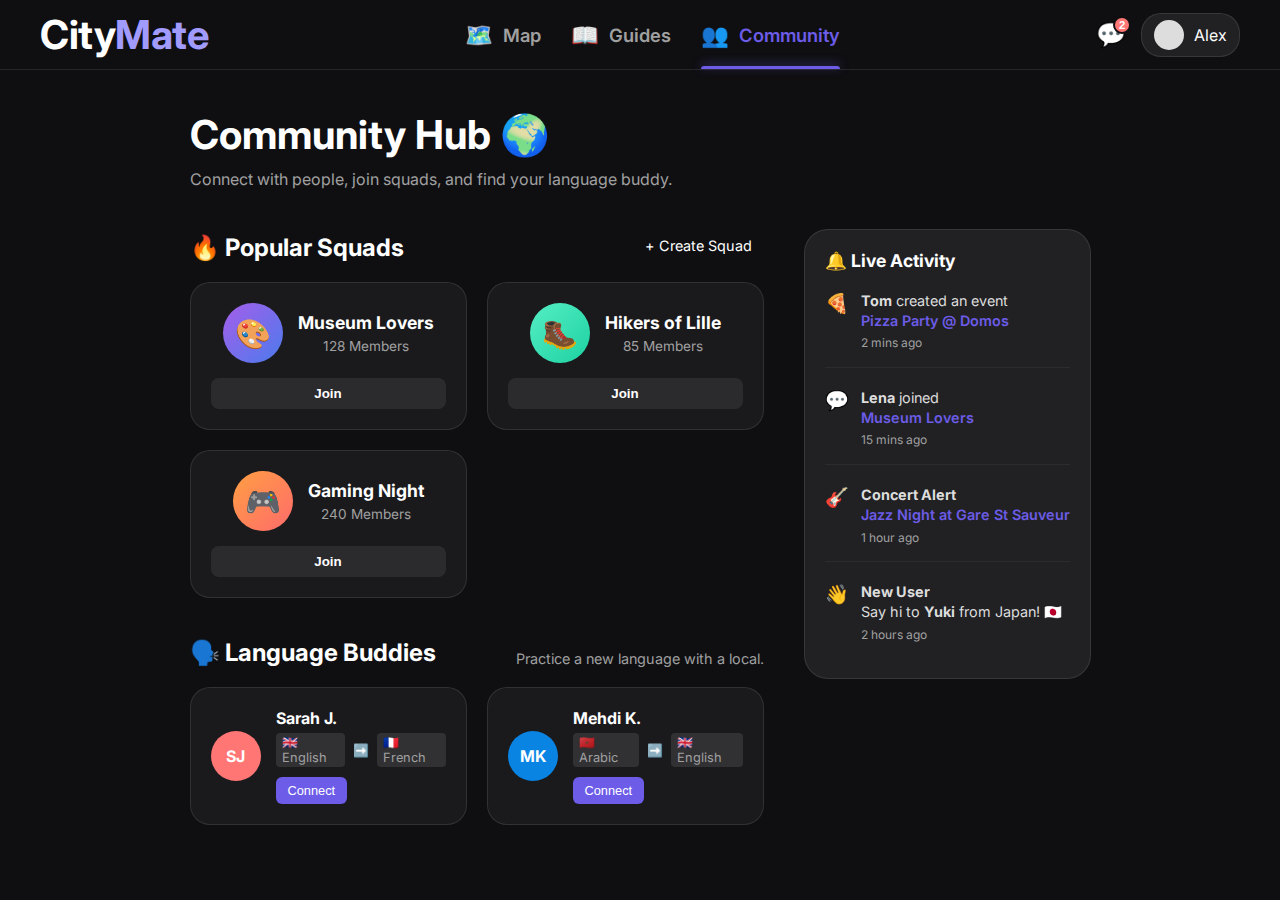
<file: community.html>
<!DOCTYPE html>
<html lang="fr">

<head>
    <meta charset="UTF-8">
    <meta name="viewport" content="width=device-width, initial-scale=1.0">
    <title>Community - CityMate</title>
    <link rel="manifest" href="manifest.json">
    <meta name="theme-color" content="#6c5ce7">
    <link rel="apple-touch-icon" href="icon.png">
    <link rel="icon"
        href="data:image/svg+xml,<svg xmlns='http://www.w3.org/2000/svg' viewBox='0 0 100 100'><rect width='100' height='100' rx='20' fill='%236c5ce7'/><text x='50' y='65' font-family='Arial, sans-serif' font-weight='bold' font-size='50' fill='white' text-anchor='middle'>CM</text></svg>">

    <link href="https://fonts.googleapis.com/css2?family=Inter:wght@400;600;700&display=swap" rel="stylesheet">
    <link rel="stylesheet" href="style-main.css">
</head>

<body>

    <nav>
        <a href="index.html" class="logo">City<span>Mate</span></a>
        <div class="nav-links">
            <a href="index.html"> <span class="nav-icon">🗺️</span>
                <span class="nav-text">Map</span>
            </a>
            <a href="guides.html">
                <span class="nav-icon">📖</span>
                <span class="nav-text">Guides</span>
            </a>

            <a href="community.html" class="active">
                <span class="nav-icon">👥</span>
                <span class="nav-text">Community</span>
            </a>
        </div>

        <div class="nav-right">

            <button id="chat-toggle" class="chat-btn">
                💬 <span class="notif-badge">2</span>
            </button>

            <a href="profile.html" class="user-profile">
                <div class="avatar"></div>
                <span>Alex</span>
            </a>
        </div>

    </nav>

    <div class="community-container">

        <header class="community-header">
            <h1>Community Hub 🌍</h1>
            <p>Connect with people, join squads, and find your language buddy.</p>
        </header>

        <div class="comm-grid">

            <div class="comm-main">

                <div class="section-title">
                    <h2>🔥 Popular Squads</h2>
                    <a href="#" id="create-squad-btn"
                        style="background: var(--primary-color); padding: 8px 12px; border-radius: 20px; color: white; text-decoration: none; font-size: 0.9rem;">+
                        Create Squad</a>
                </div>

                <div class="squads-row" id="squads-container">
                    <div class="squad-card">
                        <a href="squad_details.html?name=Museum%20Lovers"
                            style="text-decoration:none; color:inherit; display:flex; align-items:center; flex:1; gap: 15px;">
                            <div class="squad-icon bg-purple">🎨</div>
                            <div class="squad-info">
                                <h3>Museum Lovers</h3>
                                <p>128 Members</p>
                            </div>
                        </a>
                        <button class="join-btn">Join</button>
                    </div>

                    <div class="squad-card">
                        <a href="squad_details.html?name=Hikers%20of%20Lille"
                            style="text-decoration:none; color:inherit; display:flex; align-items:center; flex:1; gap: 15px;">
                            <div class="squad-icon bg-green">🥾</div>
                            <div class="squad-info">
                                <h3>Hikers of Lille</h3>
                                <p>85 Members</p>
                            </div>
                        </a>
                        <button class="join-btn">Join</button>
                    </div>

                    <div class="squad-card">
                        <a href="squad_details.html?name=Gaming%20Night"
                            style="text-decoration:none; color:inherit; display:flex; align-items:center; flex:1; gap: 15px;">
                            <div class="squad-icon bg-red">🎮</div>
                            <div class="squad-info">
                                <h3>Gaming Night</h3>
                                <p>240 Members</p>
                            </div>
                        </a>
                        <button class="join-btn">Join</button>
                    </div>
                </div>

                <div class="section-title mt-40">
                    <h2>🗣️ Language Buddies</h2>
                    <p class="subtitle">Practice a new language with a local.</p>
                </div>

                <div class="buddies-grid">
                    <div class="buddy-card">
                        <div class="buddy-avatar avatar-red">SJ</div>
                        <div class="buddy-info">
                            <h3>Sarah J.</h3>
                            <div class="langs">
                                <span class="lang-tag">🇬🇧 English</span>
                                <span class="lang-arrow">➡️</span>
                                <span class="lang-tag">🇫🇷 French</span>
                            </div>
                            <button class="connect-btn">Connect</button>
                        </div>
                    </div>

                    <div class="buddy-card">
                        <div class="buddy-avatar avatar-blue">MK</div>
                        <div class="buddy-info">
                            <h3>Mehdi K.</h3>
                            <div class="langs">
                                <span class="lang-tag">🇲🇦 Arabic</span>
                                <span class="lang-arrow">➡️</span>
                                <span class="lang-tag">🇬🇧 English</span>
                            </div>
                            <button class="connect-btn">Connect</button>
                        </div>
                    </div>
                </div>

            </div>

            <aside class="comm-sidebar">
                <h3>🔔 Live Activity</h3>

                <div class="feed-list">
                    <div class="feed-item">
                        <div class="feed-icon">🍕</div>
                        <div class="feed-content">
                            <strong>Tom</strong> created an event <br>
                            <span class="feed-highlight">Pizza Party @ Domos</span>
                            <span class="feed-time">2 mins ago</span>
                        </div>
                    </div>

                    <div class="feed-item">
                        <div class="feed-icon">💬</div>
                        <div class="feed-content">
                            <strong>Lena</strong> joined <br>
                            <span class="feed-highlight">Museum Lovers</span>
                            <span class="feed-time">15 mins ago</span>
                        </div>
                    </div>

                    <div class="feed-item">
                        <div class="feed-icon">🎸</div>
                        <div class="feed-content">
                            <strong>Concert Alert</strong> <br>
                            <span class="feed-highlight">Jazz Night at Gare St Sauveur</span>
                            <span class="feed-time">1 hour ago</span>
                        </div>
                    </div>

                    <div class="feed-item">
                        <div class="feed-icon">👋</div>
                        <div class="feed-content">
                            <strong>New User</strong> <br>
                            <span>Say hi to <strong>Yuki</strong> from Japan! 🇯🇵</span>
                            <span class="feed-time">2 hours ago</span>
                        </div>
                    </div>
                </div>
            </aside>

        </div>
    </div>

    <div id="comm-modal-overlay" class="modal-overlay">
        <div class="modal-card">
            <div class="modal-header">
                <h2>✨ Create a Squad</h2>
                <button id="close-comm-modal" class="close-btn">&times;</button>
            </div>

            <form id="comm-form">
                <div class="form-group">
                    <label>Squad Name</label>
                    <input type="text" id="comm-name" placeholder="Ex: Sunday Runners" required>
                </div>

                <div class="form-group">
                    <label>Short Description</label>
                    <textarea id="comm-desc" rows="2" placeholder="What is this group about?"></textarea>
                </div>

                <div class="form-row">
                    <div class="form-group flex-1">
                        <label>Icon (Emoji)</label>
                        <input type="text" id="comm-icon" placeholder="👟" maxlength="2">
                    </div>
                    <div class="form-group flex-1">
                        <label>Color</label>
                        <select id="comm-color">
                            <option value="bg-purple">Purple</option>
                            <option value="bg-green">Green</option>
                            <option value="bg-red">Red</option>
                            <option value="bg-blue">Blue</option>
                            <option value="bg-yellow">Yellow</option>
                        </select>
                    </div>
                </div>

                <div class="form-group">
                    <label>Visibility</label>
                    <div class="visibility-toggle">
                        <button type="button" class="vis-btn active" data-vis="public">🌍 Public</button>
                        <button type="button" class="vis-btn" data-vis="private">🔒 Private</button>
                    </div>
                </div>

                <button type="submit" class="submit-btn">Create Squad</button>
            </form>
        </div>
    </div>

    <div id="chat-drawer" class="chat-drawer">

        <div class="chat-header">
            <h3>Messages</h3>
            <button id="close-chat" class="close-btn">&times;</button>
        </div>

        <div id="chat-list-view" class="chat-view active">

            <div class="chat-tabs">
                <span class="chat-tab active">All</span>
                <span class="chat-tab">Groups</span>
                <span class="chat-tab">Private</span>
            </div>

            <div class="conversations-list">

                <div class="convo-item" onclick="openConversation('Museum Lovers 🎨', true)">
                    <div class="convo-avatar bg-purple">🎨</div>
                    <div class="convo-info">
                        <h4>Museum Lovers</h4>
                        <p>Lena: Anyone going to Palais des B...</p>
                    </div>
                    <span class="time">2m</span>
                </div>

                <div class="convo-item" onclick="openConversation('Sarah J. 🇬🇧', false)">
                    <div class="convo-avatar avatar-red">SJ</div>
                    <div class="convo-info">
                        <h4>Sarah J.</h4>
                        <p>That sounds great! See you there.</p>
                    </div>
                    <span class="time">1h</span>
                </div>

                <div class="convo-item unread">
                    <div class="convo-avatar avatar-blue">MK</div>
                    <div class="convo-info">
                        <h4>Mehdi K.</h4>
                        <p>Do you know where the library is?</p>
                    </div>
                    <span class="time">3h</span>
                    <div class="unread-dot"></div>
                </div>
            </div>
        </div>

        <div id="chat-conversation-view" class="chat-view">
            <div class="active-chat-header">
                <button class="back-btn" onclick="closeConversation()">←</button>
                <h4 id="current-chat-name">User Name</h4>
            </div>

            <div class="messages-container">
                <div class="message received">
                    <p>Hey! Are you coming to the event tonight?</p>
                    <span class="msg-time">10:30 AM</span>
                </div>

                <div class="message sent">
                    <p>Yes absolutely! I'm bringing a friend.</p>
                    <span class="msg-time">10:32 AM</span>
                </div>

                <div class="message received">
                    <p>Awesome, see you at the Gare St Sauveur! 🚂</p>
                    <span class="msg-time">10:33 AM</span>
                </div>
            </div>

            <div class="chat-input-area">
                <input type="text" placeholder="Type a message..." id="msg-input">
                <button class="send-btn">➤</button>
            </div>
        </div>

    </div>

    <script>
        // Boutons Join
        document.querySelectorAll('.join-btn').forEach(btn => {
            btn.addEventListener('click', function () {
                toggleJoin(this);
            });
        });

        function toggleJoin(btn) {
            if (btn.textContent === 'Join') {
                btn.textContent = 'Joined ✓';
                btn.style.background = 'transparent';
                btn.style.border = '1px solid var(--accent-color)';
                btn.style.color = 'var(--accent-color)';
            } else {
                btn.textContent = 'Join';
                btn.style.background = 'var(--glass-bg)';
                btn.style.border = 'none';
                btn.style.color = 'white';
            }
        }

        // Boutons Connect
        document.querySelectorAll('.connect-btn').forEach(btn => {
            btn.addEventListener('click', function () {
                this.textContent = 'Request Sent 📩';
                this.style.background = '#00b894'; // Vert
                this.disabled = true;
            });
        });
    </script>

    <script>
        document.addEventListener('DOMContentLoaded', function () {

            // --- GESTION DU CHAT ---
            const chatDrawer = document.getElementById('chat-drawer');
            const chatToggle = document.getElementById('chat-toggle');
            const closeChatBtn = document.getElementById('close-chat');

            if (chatToggle && chatDrawer) {
                chatToggle.addEventListener('click', () => chatDrawer.classList.add('open'));
                if (closeChatBtn) closeChatBtn.addEventListener('click', () => chatDrawer.classList.remove('open'));
                chatDrawer.addEventListener('click', (e) => {
                    if (e.target === chatDrawer) chatDrawer.classList.remove('open');
                });
            }

            const listView = document.getElementById('chat-list-view');
            const convoView = document.getElementById('chat-conversation-view');
            const chatTitle = document.getElementById('current-chat-name');

            window.openConversation = function (name, isGroup) {
                if (listView && convoView) {
                    listView.classList.remove('active');
                    convoView.classList.add('active');
                    if (chatTitle) chatTitle.textContent = name;
                }
            };

            window.closeConversation = function () {
                if (listView && convoView) {
                    convoView.classList.remove('active');
                    listView.classList.add('active');
                }
            };

            // --- GESTION DE LA CRÉATION DE COMMUNAUTÉ ---

            let selectedVisibility = 'public';
            const visBtns = document.querySelectorAll('.vis-btn');
            visBtns.forEach(btn => {
                btn.addEventListener('click', (e) => {
                    visBtns.forEach(b => b.classList.remove('active'));
                    e.currentTarget.classList.add('active');
                    selectedVisibility = e.currentTarget.getAttribute('data-vis');
                });
            });

            const createBtn = document.getElementById('create-squad-btn');
            const commModal = document.getElementById('comm-modal-overlay');
            const closeCommBtn = document.getElementById('close-comm-modal');
            const commForm = document.getElementById('comm-form');
            const squadsContainer = document.getElementById('squads-container');

            // 1. Ouvrir / Fermer la modale
            if (createBtn) {
                createBtn.addEventListener('click', (e) => {
                    e.preventDefault(); // Empêche le # du lien
                    commModal.classList.add('open');
                });
            }

            if (closeCommBtn) {
                closeCommBtn.addEventListener('click', () => commModal.classList.remove('open'));
            }

            if (commModal) {
                commModal.addEventListener('click', (e) => {
                    if (e.target === commModal) commModal.classList.remove('open');
                });
            }

            // 2. Soumission du formulaire
            if (commForm) {
                commForm.addEventListener('submit', (e) => {
                    e.preventDefault();

                    const name = document.getElementById('comm-name').value;
                    const desc = document.getElementById('comm-desc').value;
                    const icon = document.getElementById('comm-icon').value || '🔥'; // Emoji par défaut
                    const color = document.getElementById('comm-color').value;

                    const newSquad = {
                        id: Date.now(),
                        name: name,
                        members: 1, // On commence avec 1 membre (le créateur)
                        icon: icon,
                        colorClass: color, // ex: bg-purple
                        visibility: selectedVisibility,
                        isUserCreated: true
                    };

                    saveSquad(newSquad);
                    addSquadToDOM(newSquad);

                    // Reset et fermeture
                    commForm.reset();
                    commModal.classList.remove('open');
                });
            }

            // 3. Sauvegarder dans localStorage
            function saveSquad(squad) {
                let squads = JSON.parse(localStorage.getItem('my_squads') || '[]');
                squads.push(squad);
                localStorage.setItem('my_squads', JSON.stringify(squads));
            }

            // 4. Charger au démarrage
            function loadSquads() {
                let squads = JSON.parse(localStorage.getItem('my_squads') || '[]');
                squads.forEach(squad => addSquadToDOM(squad));
            }

            // 5. Ajouter au DOM
            function addSquadToDOM(squad) {
                // Création de la carte HTML
                const card = document.createElement('div');
                card.className = 'squad-card';

                // On met un lien autour de l'info
                const link = `squad_details.html?id=${squad.id}&name=${encodeURIComponent(squad.name)}`;

                card.innerHTML = `
                    <a href="${link}" style="text-decoration:none; color:inherit; display:flex; align-items:center; flex:1; gap: 15px;">
                        <div class="squad-icon ${squad.colorClass}">${squad.icon}</div>
                        <div class="squad-info">
                            <h3 style="display:flex; align-items:center; gap:5px;">
                                ${squad.name}
                                ${squad.visibility === 'private' ? '<span class="private-badge" title="Private Squad">🔒</span>' : ''}
                            </h3>
                            <p>${squad.members} Members</p>
                        </div>
                    </a>
                    <button class="join-btn">Joined ✓</button>
                `;

                // Style "Déjà rejoint"
                const btn = card.querySelector('.join-btn');
                toggleJoin(btn);

                btn.addEventListener('click', function (e) {
                    e.stopPropagation(); // Pour ne pas cliquer sur le lien
                    toggleJoin(this);
                });

                if (squadsContainer) squadsContainer.appendChild(card);
            }

            // Lancer le chargement
            loadSquads();

        });
    </script>

</body>



</html>
</file>
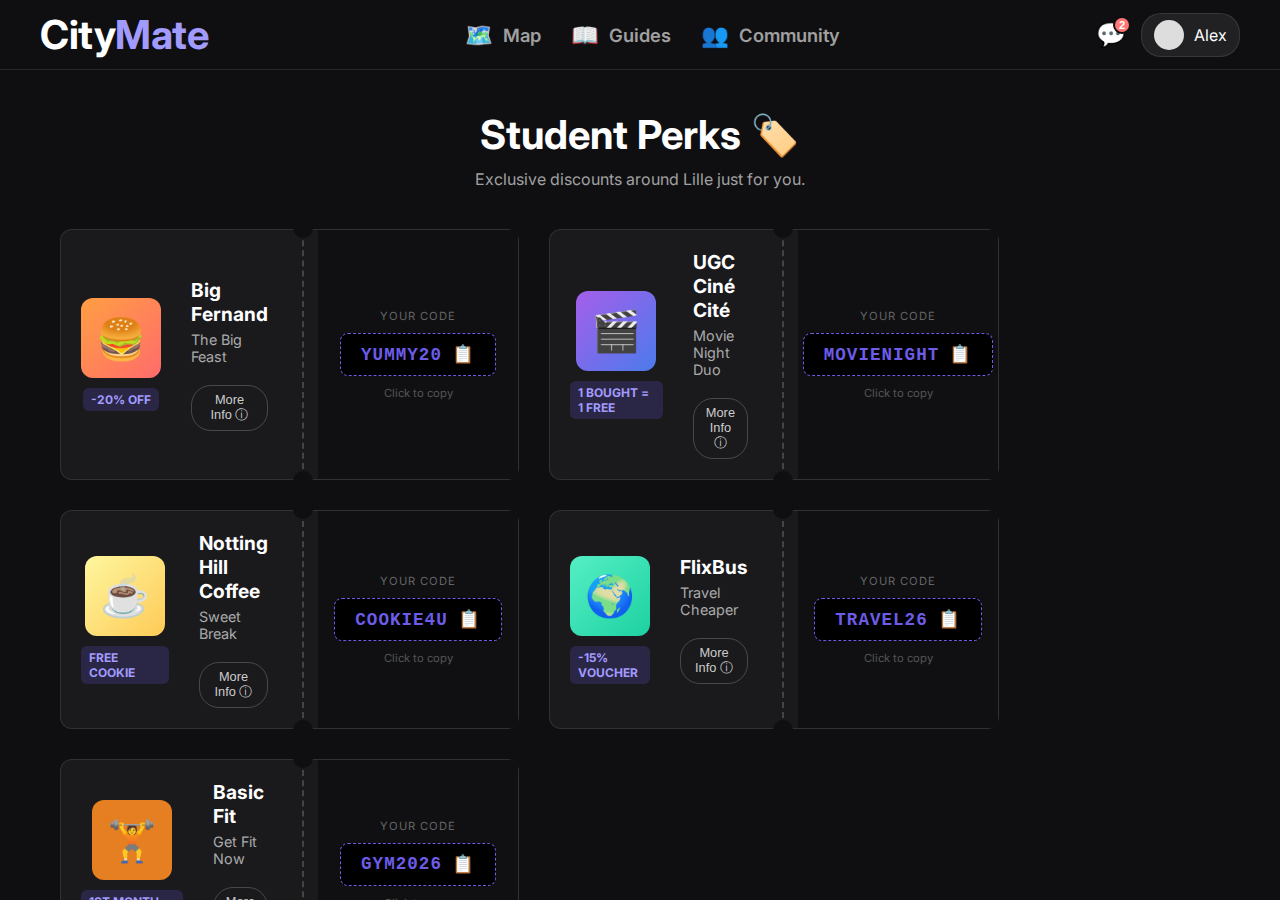
<file: deals.html>
<!DOCTYPE html>
<html lang="fr">

<head>
    <meta charset="UTF-8">
    <meta name="viewport" content="width=device-width, initial-scale=1.0">
    <title>Student Deals - Lille</title>
    <link rel="manifest" href="manifest.json">
    <meta name="theme-color" content="#6c5ce7">
    <link rel="apple-touch-icon" href="icon.png">
    <link rel="icon"
        href="data:image/svg+xml,<svg xmlns='http://www.w3.org/2000/svg' viewBox='0 0 100 100'><rect width='100' height='100' rx='20' fill='%236c5ce7'/><text x='50' y='65' font-family='Arial, sans-serif' font-weight='bold' font-size='50' fill='white' text-anchor='middle'>CM</text></svg>">

    <link href="https://fonts.googleapis.com/css2?family=Inter:wght@400;600;700&display=swap" rel="stylesheet">
    <link rel="stylesheet" href="style-main.css">
    <style>
        /* FAILSAFE CSS - Injected to ensure Deals Render */
        .coupon-card {
            display: flex !important;
            flex-direction: column;
            background: #1a1a1d;
            border: 1px solid rgba(255, 255, 255, 0.1);
            border-radius: 12px;
            overflow: visible !important;
            /* Allow content to spill if constrained */
            min-height: auto;
        }

        .coupon-visual {
            display: flex !important;
            flex-direction: column;
            padding: 20px;
            gap: 10px;
        }

        .coupon-header {
            display: flex !important;
            justify-content: space-between !important;
            width: 100%;
        }

        .coupon-content {
            display: block !important;
            margin-top: 10px;
            color: white !important;
        }

        .coupon-content h3 {
            font-size: 1.2rem;
            color: white !important;
            margin: 0 0 5px 0;
        }

        .coupon-content p {
            color: #aaa !important;
            font-size: 0.9rem;
        }

        /* Desktop Override */
        @media (min-width: 1024px) {
            .coupon-card {
                flex-direction: row !important;
                min-height: 180px;
            }

            .coupon-visual {
                flex-direction: row !important;
                align-items: center;
                flex: 1;
            }

            .coupon-header {
                width: auto !important;
                flex-direction: column;
                gap: 10px;
            }

            .coupon-content {
                margin-top: 0;
                margin-left: 20px;
            }

            .coupon-action {
                width: 200px;
                display: flex !important;
                flex-direction: column;
                justify-content: center;
                align-items: center;
                background: #101012;
            }
        }
    </style>
</head>

<body>

    <nav>
        <a href="index.html" class="logo">City<span>Mate</span></a>
        <div class="nav-links">
            <a href="index.html"> <span class="nav-icon">🗺️</span>
                <span class="nav-text">Map</span>
            </a>
            <a href="guides.html">
                <span class="nav-icon">📖</span>
                <span class="nav-text">Guides</span>
            </a>

            <a href="community.html">
                <span class="nav-icon">👥</span>
                <span class="nav-text">Community</span>
            </a>
        </div>

        <div class="nav-right">

            <button id="chat-toggle" class="chat-btn">
                💬 <span class="notif-badge">2</span>
            </button>

            <a href="profile.html" class="user-profile">
                <div class="avatar"></div>
                <span>Alex</span>
            </a>
        </div>

    </nav>

    <div class="deals-container">

        <header class="deals-header">
            <h1>Student Perks 🏷️</h1>
            <p>Exclusive discounts around Lille just for you.</p>
        </header>

        <div class="deals-grid">

            <!-- Container for dynamic deals -->
            <div id="deals-container" class="deals-grid">
                <!-- Deals will be injected here by JS -->
            </div>
        </div>
    </div>

    <!-- Script to render deals -->
    <script>
        document.addEventListener('DOMContentLoaded', function () {

            // 1. Data (Simulation of Database) - UPDATED with Conditions
            const deals = [
                {
                    id: 1,
                    brand: "Big Fernand",
                    startIcon: "🍔",
                    colorClass: "bg-red",
                    discount: "-20% OFF",
                    title: "The Big Feast",
                    description: "Enjoy our famous hamburgés with a student discount.",
                    conditions: "Valid on all \"Little Formule\" menus between 12pm and 2pm. Student ID required.",
                    code: "YUMMY20",
                    category: "food"
                },
                {
                    id: 2,
                    brand: "UGC Ciné Cité",
                    startIcon: "🎬",
                    colorClass: "bg-purple",
                    discount: "1 Bought = 1 Free",
                    title: "Movie Night Duo",
                    description: "Bring a friend and pay for only one ticket.",
                    conditions: "Valid on Tuesday nights only. Not applicable for 3D or IMAX screenings.",
                    code: "MOVIENIGHT",
                    category: "events"
                },
                {
                    id: 3,
                    brand: "Notting Hill Coffee",
                    startIcon: "☕",
                    colorClass: "bg-yellow",
                    discount: "Free Cookie",
                    title: "Sweet Break",
                    description: "Get a delicious XL cookie with your drink.",
                    conditions: "Offer valid for any purchase of an XL Drink. One per person per day.",
                    code: "COOKIE4U",
                    category: "food"
                },
                {
                    id: 4,
                    brand: "FlixBus",
                    startIcon: "🌍",
                    colorClass: "bg-green",
                    discount: "-15% Voucher",
                    title: "Travel Cheaper",
                    description: "Explore Europe for less this weekend.",
                    conditions: "Valid on all rides departing from or arriving at Lille Europe station.",
                    code: "TRAVEL26",
                    category: "partners"
                },
                {
                    id: 5,
                    brand: "Basic Fit",
                    startIcon: "🏋️",
                    colorClass: "bg-orange",
                    discount: "1st Month Free",
                    title: "Get Fit Now",
                    description: "Join the club and start your fitness journey.",
                    conditions: "Join now and get the sport bag for free. Commitment of 12 months minimum.",
                    code: "GYM2026",
                    category: "partners",
                    customStyle: "background: #e67e22;"
                }
            ];

            const container = document.getElementById('deals-container');
            const modal = document.getElementById('deal-modal');
            const modalTitle = document.getElementById('modal-deal-title');
            const modalDesc = document.getElementById('modal-deal-desc');
            const modalConditions = document.getElementById('modal-deal-conditions');
            const closeModal = document.getElementById('close-deal-modal');

            // 2. Render Function (Redesigned "Coupon" Cards)
            function renderDeals(filter = 'all') {
                container.innerHTML = '';

                deals.forEach(deal => {
                    if (filter === 'all' || deal.category === filter) {
                        const card = document.createElement('div');
                        card.className = 'coupon-card'; // New Class

                        // Handle custom colors 
                        let iconStyle = '';
                        if (deal.customStyle) iconStyle = `style="${deal.customStyle}"`;
                        const iconClass = deal.colorClass || '';

                        card.innerHTML = `
                            <!-- Left Side: Visual & Info -->
                            <div class="coupon-visual">
                                <div class="coupon-header">
                                    <div class="brand-badge ${iconClass}" ${iconStyle}>${deal.startIcon}</div>
                                    <span class="discount-tag">${deal.discount}</span>
                                </div>
                                <div class="coupon-content">
                                    <h3>${deal.brand}</h3>
                                    <p>${deal.title}</p>
                                    <button class="info-btn" onclick="openDealModal(${deal.id})">
                                        More Info ⓘ
                                    </button>
                                </div>
                            </div>

                            <!-- Divider (The "Tear" line) -->
                            <div class="coupon-divider">
                                <div class="notch-top"></div>
                                <div class="dashed-line"></div>
                                <div class="notch-bottom"></div>
                            </div>

                            <!-- Right Side: Action (Code) -->
                            <div class="coupon-action">
                                <span class="action-label">YOUR CODE</span>
                                <div class="code-display" onclick="copyCode(this, '${deal.code}')">
                                    <span class="code-text">${deal.code}</span>
                                    <span class="copy-icon">📋</span>
                                </div>
                                <p class="click-hint">Click to copy</p>
                            </div>
                        `;
                        container.appendChild(card);
                    }
                });
            }

            // 3. Modal Logic
            window.openDealModal = function (id) {
                const deal = deals.find(d => d.id === id);
                if (deal && modal) {
                    modalTitle.textContent = deal.brand + " - " + deal.discount;
                    modalDesc.textContent = deal.description;
                    modalConditions.textContent = deal.conditions;
                    modal.classList.add('open');
                }
            };

            if (closeModal) {
                closeModal.addEventListener('click', () => modal.classList.remove('open'));
            }
            if (modal) {
                modal.addEventListener('click', (e) => {
                    if (e.target === modal) modal.classList.remove('open');
                });
            }

            // 4. Copy Logic
            window.copyCode = function (el, code) {
                if (navigator.clipboard) {
                    navigator.clipboard.writeText(code).then(() => {
                        // Visual feedback inside the element
                        const originalHTML = el.innerHTML;
                        el.innerHTML = `<span style="color:#00b894; font-weight:bold;">COPIED!</span>`;
                        setTimeout(() => {
                            el.innerHTML = originalHTML;
                        }, 2000);
                    });
                } else {
                    alert(`Code: ${code}`);
                }
            };

            // Initial Render
            renderDeals();

            // Filter Logic (For future implementation)
            const filterBtns = document.querySelectorAll('.filter-option');
            filterBtns.forEach(btn => {
                btn.addEventListener('click', () => {
                    filterBtns.forEach(b => b.classList.remove('active'));
                    btn.classList.add('active');
                });
            });

        });
    </script>

    <!-- Deal Details Modal -->
    <div id="deal-modal" class="modal-overlay">
        <div class="modal-card" style="max-width: 400px; text-align: center;">
            <div class="modal-header">
                <h3 id="modal-deal-title">Deal Title</h3>
                <button id="close-deal-modal" class="close-btn">&times;</button>
            </div>
            <div class="modal-body">
                <p id="modal-deal-desc" style="color: #ddd; margin-bottom: 20px;">Description</p>
                <div style="background: rgba(255,255,255,0.05); padding: 15px; border-radius: 12px; text-align: left;">
                    <h4 style="font-size: 0.9rem; color: var(--accent-color); margin-bottom: 10px;">Conditions:</h4>
                    <p id="modal-deal-conditions" style="font-size: 0.85rem; color: var(--text-muted);">Conditions
                        text...</p>
                </div>
            </div>
        </div>
    </div>
    <div id="chat-drawer" class="chat-drawer">

        <div class="chat-header">
            <h3>Messages</h3>
            <button id="close-chat" class="close-btn">&times;</button>
        </div>

        <div id="chat-list-view" class="chat-view active">

            <div class="chat-tabs">
                <span class="chat-tab active">All</span>
                <span class="chat-tab">Groups</span>
                <span class="chat-tab">Private</span>
            </div>

            <div class="conversations-list">

                <div class="convo-item" onclick="openConversation('Museum Lovers 🎨', true)">
                    <div class="convo-avatar bg-purple">🎨</div>
                    <div class="convo-info">
                        <h4>Museum Lovers</h4>
                        <p>Lena: Anyone going to Palais des B...</p>
                    </div>
                    <span class="time">2m</span>
                </div>

                <div class="convo-item" onclick="openConversation('Sarah J. 🇬🇧', false)">
                    <div class="convo-avatar avatar-red">SJ</div>
                    <div class="convo-info">
                        <h4>Sarah J.</h4>
                        <p>That sounds great! See you there.</p>
                    </div>
                    <span class="time">1h</span>
                </div>

                <div class="convo-item unread">
                    <div class="convo-avatar avatar-blue">MK</div>
                    <div class="convo-info">
                        <h4>Mehdi K.</h4>
                        <p>Do you know where the library is?</p>
                    </div>
                    <span class="time">3h</span>
                    <div class="unread-dot"></div>
                </div>
            </div>
        </div>

        <div id="chat-conversation-view" class="chat-view">
            <div class="active-chat-header">
                <button class="back-btn" onclick="closeConversation()">←</button>
                <h4 id="current-chat-name">User Name</h4>
            </div>

            <div class="messages-container">
                <div class="message received">
                    <p>Hey! Are you coming to the event tonight?</p>
                    <span class="msg-time">10:30 AM</span>
                </div>

                <div class="message sent">
                    <p>Yes absolutely! I'm bringing a friend.</p>
                    <span class="msg-time">10:32 AM</span>
                </div>

                <div class="message received">
                    <p>Awesome, see you at the Gare St Sauveur! 🚂</p>
                    <span class="msg-time">10:33 AM</span>
                </div>
            </div>

            <div class="chat-input-area">
                <input type="text" placeholder="Type a message..." id="msg-input">
                <button class="send-btn">➤</button>
            </div>
        </div>

    </div>

    <script>
        document.addEventListener('DOMContentLoaded', function () {

            // 1. On récupère les éléments
            const chatDrawer = document.getElementById('chat-drawer');
            const chatToggle = document.getElementById('chat-toggle');
            const closeChatBtn = document.getElementById('close-chat');

            // Vérification de sécurité (au cas où on oublie le HTML)
            if (chatToggle && chatDrawer) {

                // 2. Ouvrir le tiroir
                chatToggle.addEventListener('click', () => {
                    chatDrawer.classList.add('open');
                });

                // 3. Fermer le tiroir
                if (closeChatBtn) {
                    closeChatBtn.addEventListener('click', () => {
                        chatDrawer.classList.remove('open');
                    });
                }

                // Fermer si on clique sur le fond flouté (optionnel mais sympa)
                chatDrawer.addEventListener('click', (e) => {
                    if (e.target === chatDrawer) {
                        chatDrawer.classList.remove('open');
                    }
                });
            }

            // --- NAVIGATION DANS LE CHAT (Liste <-> Conversation) ---
            const listView = document.getElementById('chat-list-view');
            const convoView = document.getElementById('chat-conversation-view');
            const chatTitle = document.getElementById('current-chat-name');

            // On rend ces fonctions globales pour qu'elles marchent avec les onclick="..." du HTML
            window.openConversation = function (name, isGroup) {
                if (listView && convoView) {
                    listView.classList.remove('active');
                    convoView.classList.add('active');
                    if (chatTitle) chatTitle.textContent = name;
                }
            };

            window.closeConversation = function () {
                if (listView && convoView) {
                    convoView.classList.remove('active');
                    listView.classList.add('active');
                }
            };
        });
    </script>

</body>
</file>
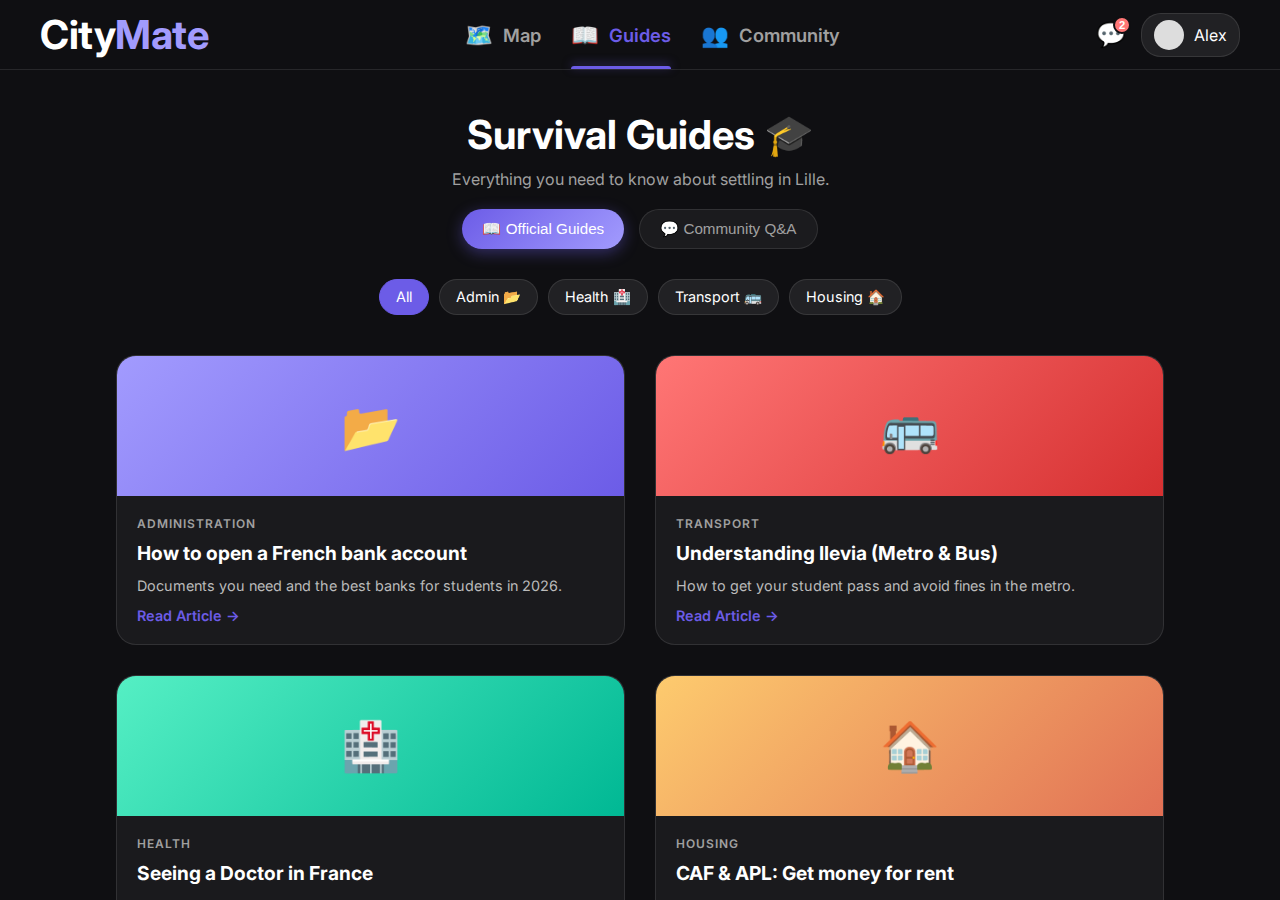
<file: guides.html>
<!DOCTYPE html>
<html lang="fr">

<head>
    <meta charset="UTF-8">
    <meta name="viewport" content="width=device-width, initial-scale=1.0">
    <title>Student Guides - Lille</title>
    <link rel="manifest" href="manifest.json">
    <meta name="theme-color" content="#6c5ce7">
    <link rel="apple-touch-icon" href="icon.png">
    <link rel="icon"
        href="data:image/svg+xml,<svg xmlns='http://www.w3.org/2000/svg' viewBox='0 0 100 100'><rect width='100' height='100' rx='20' fill='%236c5ce7'/><text x='50' y='65' font-family='Arial, sans-serif' font-weight='bold' font-size='50' fill='white' text-anchor='middle'>CM</text></svg>">

    <link href="https://fonts.googleapis.com/css2?family=Inter:wght@400;600;700&display=swap" rel="stylesheet">
    <link rel="stylesheet" href="style-main.css?v=4">
</head>

<body>

    <nav>
        <a href="index.html" class="logo">City<span>Mate</span></a>

        <div class="nav-links">
            <a href="index.html">
                <span class="nav-icon">🗺️</span>
                <span class="nav-text">Map</span>
            </a>
            <a href="guides.html" class="active">
                <span class="nav-icon">📖</span>
                <span class="nav-text">Guides</span>
            </a>

            <a href="community.html">
                <span class="nav-icon">👥</span>
                <span class="nav-text">Community</span>
            </a>
        </div>

        <div class="nav-right">

            <button id="chat-toggle" class="chat-btn">
                💬 <span class="notif-badge">2</span>
            </button>

            <a href="profile.html" class="user-profile">
                <div class="avatar"></div>
                <span>Alex</span>
            </a>
        </div>
    </nav>

    <div class="guides-container">

        <header class="guides-header">
            <h1>Survival Guides 🎓</h1>
            <p>Everything you need to know about settling in Lille.</p>

            <div class="view-toggle">
                <button class="toggle-btn active" id="btn-official-guides">📖 Official Guides</button>
                <button class="toggle-btn" id="btn-community-qa">💬 Community Q&A</button>
            </div>

            <div class="tags-row" id="guides-tags">
                <span class="tag active" data-category="all">All</span>
                <span class="tag" data-category="admin">Admin 📂</span>
                <span class="tag" data-category="health">Health 🏥</span>
                <span class="tag" data-category="transport">Transport 🚌</span>
                <span class="tag" data-category="housing">Housing 🏠</span>
            </div>
        </header>

        <div class="guides-grid">

            <article class="guide-card" data-category="admin">
                <div class="card-thumb admin-color">📂</div>
                <div class="card-content">
                    <span class="card-cat">Administration</span>
                    <h3>How to open a French bank account</h3>
                    <p>Documents you need and the best banks for students in 2026.</p>
                    <a href="#" class="read-btn">Read Article &rarr;</a>
                </div>
            </article>

            <article class="guide-card" data-category="transport">
                <div class="card-thumb transport-color">🚌</div>
                <div class="card-content">
                    <span class="card-cat">Transport</span>
                    <h3>Understanding Ilevia (Metro & Bus)</h3>
                    <p>How to get your student pass and avoid fines in the metro.</p>
                    <a href="#" class="read-btn">Read Article &rarr;</a>
                </div>
            </article>

            <article class="guide-card" data-category="health">
                <div class="card-thumb health-color">🏥</div>
                <div class="card-content">
                    <span class="card-cat">Health</span>
                    <h3>Seeing a Doctor in France</h3>
                    <p>How "Doctolib" works and how to get reimbursed by Social Security.</p>
                    <a href="#" class="read-btn">Read Article &rarr;</a>
                </div>
            </article>

            <article class="guide-card" data-category="housing">
                <div class="card-thumb housing-color">🏠</div>
                <div class="card-content">
                    <span class="card-cat">Housing</span>
                    <h3>CAF & APL: Get money for rent</h3>
                    <p>The ultimate guide to applying for housing assistance.</p>
                    <a href="#" class="read-btn">Read Article &rarr;</a>
                </div>
            </article>

        </div>

        <div class="qa-container" id="qa-view" style="display: none;">
            
            <div class="qa-header-actions">
                <input type="text" class="qa-search" placeholder="Search a question...">
                <button class="btn-ask-question">➕ Ask a Question</button>
            </div>

            <div class="qa-feed">
                <!-- Thread 1 -->
                <div class="qa-thread" data-id="1">
                    <div class="vote-column">
                        <button class="btn-upvote">▲</button>
                        <span class="vote-count">42</span>
                        <button class="btn-downvote">▼</button>
                    </div>
                    <div class="qa-content">
                        <h3 class="qa-title">Where can I go to see the doctor near La Catho ?</h3>
                        <p class="qa-preview">I have a fever since yesterday but I'm an international student and I don't know how Doctolib works here. Any clinic around Vauban that accepts walk-ins?</p>
                        <div class="qa-meta">
                            <span class="qa-author"><div class="tiny-avatar avatar-blue">JS</div> Posted by John S. • 2 hrs ago</span> | <span class="tag-small health-color-tag">Health 🏥</span>
                        </div>
                        <div class="qa-footer">
                            <button class="btn-reply">💬 6 answers</button>
                            <button class="btn-share">↗ Share</button>
                        </div>
                    </div>
                </div>

                <!-- Thread 2 -->
                <div class="qa-thread" data-id="2">
                    <div class="vote-column">
                        <button class="btn-upvote">▲</button>
                        <span class="vote-count">15</span>
                        <button class="btn-downvote">▼</button>
                    </div>
                    <div class="qa-content">
                        <h3 class="qa-title">How can I get myself a public transport card in Lille?</h3>
                        <p class="qa-preview">Hey everyone, what's the cheapest way to use the Metro and bus? Do I need a physical card or is there an app?</p>
                        <div class="qa-meta">
                            <span class="qa-author"><div class="tiny-avatar avatar-red">LM</div> Posted by Laura M. • 5 hrs ago</span> | <span class="tag-small transport-color-tag">Transport 🚌</span>
                        </div>
                        <div class="qa-footer">
                            <button class="btn-reply">💬 3 answers</button>
                            <button class="btn-share">↗ Share</button>
                        </div>
                    </div>
                </div>

                <!-- Thread 3 -->
                <div class="qa-thread" data-id="3">
                    <div class="vote-column">
                        <button class="btn-upvote">▲</button>
                        <span class="vote-count">8</span>
                        <button class="btn-downvote">▼</button>
                    </div>
                    <div class="qa-content">
                        <h3 class="qa-title">Will the CAF accept my application if my guarantor is not French?</h3>
                        <p class="qa-preview">My parents live in Spain and are trying to be my guarantor for an apartment. I heard CAF makes this difficult...</p>
                        <div class="qa-meta">
                            <span class="qa-author"><div class="tiny-avatar bg-purple">E</div> Posted by Elena • 1 day ago</span> | <span class="tag-small housing-color-tag">Housing 🏠</span>
                        </div>
                        <div class="qa-footer">
                            <button class="btn-reply">💬 12 answers</button>
                            <button class="btn-share">↗ Share</button>
                        </div>
                    </div>
                </div>
            </div>
            
        </div>

    </div>

    <!-- Q&A Thread Detail Panel -->
    <div id="qa-detail-overlay" class="qa-detail-overlay">
        <div id="qa-detail-panel" class="qa-detail-panel">
            <div class="qa-detail-header">
                <button id="qa-detail-back" class="qa-back-btn">← Back</button>
                <span class="qa-detail-label">Community Q&A</span>
            </div>
            <div class="qa-detail-body">
                <!-- Injected by JS -->
            </div>
        </div>
    </div>

    <div id="chat-drawer" class="chat-drawer">

        <div class="chat-header">
            <h3>Messages</h3>
            <button id="close-chat" class="close-btn">&times;</button>
        </div>

        <div id="chat-list-view" class="chat-view active">

            <div class="chat-tabs">
                <span class="chat-tab active">All</span>
                <span class="chat-tab">Groups</span>
                <span class="chat-tab">Private</span>
            </div>

            <div class="conversations-list">

                <div class="convo-item" onclick="openConversation('Museum Lovers 🎨', true)">
                    <div class="convo-avatar bg-purple">🎨</div>
                    <div class="convo-info">
                        <h4>Museum Lovers</h4>
                        <p>Lena: Anyone going to Palais des B...</p>
                    </div>
                    <span class="time">2m</span>
                </div>

                <div class="convo-item" onclick="openConversation('Sarah J. 🇬🇧', false)">
                    <div class="convo-avatar avatar-red">SJ</div>
                    <div class="convo-info">
                        <h4>Sarah J.</h4>
                        <p>That sounds great! See you there.</p>
                    </div>
                    <span class="time">1h</span>
                </div>

                <div class="convo-item unread">
                    <div class="convo-avatar avatar-blue">MK</div>
                    <div class="convo-info">
                        <h4>Mehdi K.</h4>
                        <p>Do you know where the library is?</p>
                    </div>
                    <span class="time">3h</span>
                    <div class="unread-dot"></div>
                </div>
            </div>
        </div>

        <div id="chat-conversation-view" class="chat-view">
            <div class="active-chat-header">
                <button class="back-btn" onclick="closeConversation()">←</button>
                <h4 id="current-chat-name">User Name</h4>
            </div>

            <div class="messages-container">
                <div class="message received">
                    <p>Hey! Are you coming to the event tonight?</p>
                    <span class="msg-time">10:30 AM</span>
                </div>

                <div class="message sent">
                    <p>Yes absolutely! I'm bringing a friend.</p>
                    <span class="msg-time">10:32 AM</span>
                </div>

                <div class="message received">
                    <p>Awesome, see you at the Gare St Sauveur! 🚂</p>
                    <span class="msg-time">10:33 AM</span>
                </div>
            </div>

            <div class="chat-input-area">
                <input type="text" placeholder="Type a message..." id="msg-input">
                <button class="send-btn">➤</button>
            </div>
        </div>

    </div>

    <script>
        // 1. On sélectionne tous les éléments nécessaires
        const filters = document.querySelectorAll('.tag');
        const cards = document.querySelectorAll('.guide-card');

        // 2. On ajoute un "écouteur d'événement" (clic) sur chaque filtre
        filters.forEach(filter => {
            filter.addEventListener('click', () => {

                // A. Gérer l'apparence des boutons (Active / Inactif)
                // On enlève la classe 'active' de tous les boutons...
                filters.forEach(f => f.classList.remove('active'));
                // ...et on l'ajoute uniquement sur celui qu'on vient de cliquer
                filter.classList.add('active');

                // B. Gérer le filtrage des articles
                const categoryToFilter = filter.getAttribute('data-category');

                cards.forEach(card => {
                    // On récupère la catégorie de la carte
                    const cardCategory = card.getAttribute('data-category');

                    // Si on a cliqué sur "All" OU si la catégorie correspond
                    if (categoryToFilter === 'all' || categoryToFilter === cardCategory) {
                        card.style.display = 'flex'; // On affiche (flex pour garder la mise en page)
                    } else {
                        card.style.display = 'none'; // On cache
                    }
                });
            });
        });

        // 3. View Switcher Logic (Official vs Q&A)
        const btnGuides = document.getElementById('btn-official-guides');
        const btnQA = document.getElementById('btn-community-qa');
        const guidesGrid = document.querySelector('.guides-grid');
        const qaView = document.getElementById('qa-view');
        const guidesTags = document.getElementById('guides-tags');

        if (btnGuides && btnQA) {
            btnGuides.addEventListener('click', () => {
                btnGuides.classList.add('active');
                btnQA.classList.remove('active');
                guidesGrid.style.display = 'grid'; 
                guidesTags.style.display = 'flex';
                qaView.style.display = 'none';
            });

            btnQA.addEventListener('click', () => {
                btnQA.classList.add('active');
                btnGuides.classList.remove('active');
                guidesGrid.style.display = 'none';
                guidesTags.style.display = 'none';
                qaView.style.display = 'block';
            });
        }
    </script>

    <!-- Article Modal -->
    <div id="article-modal" class="modal-overlay">
        <div class="modal-card article-modal-card">
            <div class="modal-header">
                <h2 id="article-title">Article Title</h2>
                <button id="close-article" class="close-btn">&times;</button>
            </div>
            <div class="modal-body">
                <!-- Image Removed as per request -->
                <div id="article-content" class="article-text">
                    <!-- Text injected by JS -->
                </div>
            </div>
        </div>
    </div>

    <!-- Script to handle Guides Data and Logic -->
    <script>
        document.addEventListener('DOMContentLoaded', function () {

            // 1. Guides Database (Mock)
            const guidesData = {
                admin: {
                    title: "How to open a French bank account 🏦",
                    // image line removed
                    content: `
                        <p>Opening a bank account in France can be tricky, but it's essential for receiving housing assistance (CAF) and paying bills.</p>
                        <h3>Documents you need:</h3>
                        <ul>
                            <li><strong>Passport or ID Card</strong></li>
                            <li><strong>Proof of Address</strong> (Justificatif de domicile)</li>
                            <li><strong>School Certificate</strong> (Certificat de scolarité)</li>
                        </ul>
                        <h3>Best Banks for Students:</h3>
                        <p>We recommend online banks like <strong>Revolut</strong> or <strong>BoursoBank</strong> for their ease of use and low fees. Traditional banks like BNP Paribas or Crédit Agricole often have student offers but require an appointment.</p>
                        <div class="tip-box">💡 <strong>Tip:</strong> Ask for a "RIB" (Relevé d'Identité Bancaire) immediately. You'll need it for everything!</div>
                    `
                },
                transport: {
                    title: "Understanding Ilevia (Metro & Bus) 🚌",
                    // image line removed
                    content: `
                        <p>Lille has a great public transport system called <strong>Ilevia</strong>. It includes 2 Metro lines, Tramways, and many Buses.</p>
                        <h3>How to pay?</h3>
                        <p>The best value is the <strong>Student Monthly Pass</strong> (~30€/month). You can make it at the agency in "Gare Lille Flandres" or "Place de la République".</p>
                        <h3>Night Transport</h3>
                        <p>Metros stop around midnight during the week and 1:30 AM on Saturdays. After that, use the "Night Bus" or Uber.</p>
                        <div class="tip-box">⚠️ <strong>Warning:</strong> Controllers are frequent. Always validate your card!</div>
                    `
                },
                health: {
                    title: "Seeing a Doctor in France 🏥",
                    // image line removed
                    content: `
                        <p>France has one of the best healthcare systems in the world.</p>
                        <h3>Doctolib is your friend</h3>
                        <p>Use the app <strong>Doctolib</strong> to book appointments. You can filter by "English speaking" (Anglais) to find a doctor who speaks your language.</p>
                        <h3>La Sécu (Social Security)</h3>
                        <p>Register on <strong>etudiant-etranger.ameli.fr</strong> to get your social security number. It reimburses about 70% of medical costs.</p>
                        <p>For the remaining 30%, it is highly recommended to get a "Mutuelle" (Complementary Insurance).</p>
                    `
                },
                housing: {
                    title: "CAF & APL: Get money for rent 🏠",
                    // image line removed
                    content: `
                        <p>The CAF (Caisse d'Allocations Familiales) offers financial help for paying rent, called <strong>APL</strong>.</p>
                        <h3>Who is eligible?</h3>
                        <p>Almost every student renting an apartment, regardless of nationality.</p>
                        <h3>How to apply?</h3>
                        <p>Everything is done online at <strong>caf.fr</strong>. You will need:</p>
                        <ul>
                            <li>Your Rental Contract (Bail)</li>
                            <li>Bank Account (RIB)</li>
                            <li>ID / Passport</li>
                        </ul>
                        <div class="tip-box">⏳ <strong>Patience:</strong> The first payment can take 2-3 months to arrive, but it is retroactive!</div>
                    `
                }
            };

            // 2. Modal Logic
            const modal = document.getElementById('article-modal');
            const closeBtn = document.getElementById('close-article');
            const titleEl = document.getElementById('article-title');
            // imgEl removed
            const contentEl = document.getElementById('article-content');

            // Function to open modal
            window.openGuide = function (category) {
                const data = guidesData[category];
                if (data) {
                    titleEl.textContent = data.title;
                    // imgEl removal
                    contentEl.innerHTML = data.content;
                    modal.classList.add('open');
                }
            };

            // Connect existing buttons
            const cards = document.querySelectorAll('.guide-card');
            cards.forEach(card => {
                const category = card.getAttribute('data-category');
                const btn = card.querySelector('.read-btn');

                // Override default link behavior
                if (btn) {
                    btn.addEventListener('click', (e) => {
                        e.preventDefault();
                        openGuide(category);
                    });
                }
            });

            // Close Logic
            if (closeBtn) {
                closeBtn.addEventListener('click', () => {
                    modal.classList.remove('open');
                });
            }
            // Close on overlay click
            if (modal) {
                modal.addEventListener('click', (e) => {
                    if (e.target === modal) modal.classList.remove('open');
                });
            }

        });
    </script>

    <script>
        document.addEventListener('DOMContentLoaded', function () {

            // 1. On récupère les éléments
            const chatDrawer = document.getElementById('chat-drawer');
            const chatToggle = document.getElementById('chat-toggle');
            const closeChatBtn = document.getElementById('close-chat');

            // Vérification de sécurité (au cas où on oublie le HTML)
            if (chatToggle && chatDrawer) {

                // 2. Ouvrir le tiroir
                chatToggle.addEventListener('click', () => {
                    chatDrawer.classList.add('open');
                });

                // 3. Fermer le tiroir
                if (closeChatBtn) {
                    closeChatBtn.addEventListener('click', () => {
                        chatDrawer.classList.remove('open');
                    });
                }

                // Fermer si on clique sur le fond flouté (optionnel mais sympa)
                chatDrawer.addEventListener('click', (e) => {
                    if (e.target === chatDrawer) {
                        chatDrawer.classList.remove('open');
                    }
                });
            }

            // --- NAVIGATION DANS LE CHAT (Liste <-> Conversation) ---
            const listView = document.getElementById('chat-list-view');
            const convoView = document.getElementById('chat-conversation-view');
            const chatTitle = document.getElementById('current-chat-name');

            // On rend ces fonctions globales pour qu'elles marchent avec les onclick="..." du HTML
            window.openConversation = function (name, isGroup) {
                if (listView && convoView) {
                    listView.classList.remove('active');
                    convoView.classList.add('active');
                    if (chatTitle) chatTitle.textContent = name;
                }
            };

            window.closeConversation = function () {
                if (listView && convoView) {
                    convoView.classList.remove('active');
                    listView.classList.add('active');
                }
            };
        });
    </script>

    <!-- Ask Question Modal -->
    <div id="qa-modal" class="modal-overlay">
        <div class="modal-card">
            <div class="modal-header">
                <h2>Ask the Community</h2>
                <button id="close-qa-modal" class="close-btn">&times;</button>
            </div>
            <div class="modal-body" style="padding-top: 10px;">
                <form id="qa-form">
                    <div class="form-group">
                        <label>Title of your question</label>
                        <input type="text" id="qa-title" required placeholder="e.g., Where is the cheapest printing place?">
                    </div>
                    <div class="form-group">
                        <label>Category</label>
                        <select id="qa-category" required>
                            <option value="Admin">Admin 📂</option>
                            <option value="Health">Health 🏥</option>
                            <option value="Transport">Transport 🚌</option>
                            <option value="Housing">Housing 🏠</option>
                            <option value="General">General 🌟</option>
                        </select>
                    </div>
                    <div class="form-group">
                        <label>Details</label>
                        <textarea id="qa-desc" rows="4" required placeholder="Give some context..."></textarea>
                    </div>
                    <button type="submit" class="submit-btn" style="border-radius:20px;">Post Question</button>
                </form>
            </div>
        </div>
    </div>

    <script>
        // --- Q&A LOGIC ---
        document.addEventListener('DOMContentLoaded', function() {
            // 1. Voting System (Event delegation for dynamically added threads)
            document.addEventListener('click', function(e) {
                // Upvote
                if (e.target.classList.contains('btn-upvote')) {
                    const countSpan = e.target.nextElementSibling;
                    const downBtn = countSpan.nextElementSibling;
                    let current = parseInt(countSpan.textContent);
                    
                    if (!e.target.classList.contains('voted')) {
                        countSpan.textContent = current + 1;
                        e.target.classList.add('voted');
                        e.target.style.color = '#ff7675';
                        
                        if(downBtn.classList.contains('voted')) {
                            countSpan.textContent = parseInt(countSpan.textContent) + 1;
                            downBtn.classList.remove('voted');
                            downBtn.style.color = '';
                        }
                    } else {
                        countSpan.textContent = current - 1;
                        e.target.classList.remove('voted');
                        e.target.style.color = '';
                    }
                }
                
                // Downvote
                if (e.target.classList.contains('btn-downvote')) {
                    const countSpan = e.target.previousElementSibling;
                    const upBtn = countSpan.previousElementSibling;
                    let current = parseInt(countSpan.textContent);
                    
                    if (!e.target.classList.contains('voted')) {
                        countSpan.textContent = current - 1;
                        e.target.classList.add('voted');
                        e.target.style.color = '#74b9ff';
                        
                        if(upBtn.classList.contains('voted')) {
                            countSpan.textContent = parseInt(countSpan.textContent) - 1;
                            upBtn.classList.remove('voted');
                            upBtn.style.color = '';
                        }
                    } else {
                        countSpan.textContent = current + 1;
                        e.target.classList.remove('voted');
                        e.target.style.color = '';
                    }
                }
            });

            // 2. Ask Question Modal
            const qaModal = document.getElementById('qa-modal');
            const btnAsk = document.querySelector('.btn-ask-question');
            const closeQaBtn = document.getElementById('close-qa-modal');
            const qaForm = document.getElementById('qa-form');
            const qaFeed = document.querySelector('.qa-feed');

            if (btnAsk && qaModal) {
                btnAsk.addEventListener('click', () => {
                    qaModal.classList.add('open');
                });
            }

            if (closeQaBtn && qaModal) {
                closeQaBtn.addEventListener('click', () => {
                    qaModal.classList.remove('open');
                });
            }

            if (qaModal) {
                qaModal.addEventListener('click', (e) => {
                    if (e.target === qaModal) qaModal.classList.remove('open');
                });
            }

            if (qaForm && qaFeed) {
                qaForm.addEventListener('submit', function(e) {
                    e.preventDefault();
                    
                    const title = document.getElementById('qa-title').value;
                    const desc = document.getElementById('qa-desc').value;
                    const cat = document.getElementById('qa-category').value;

                    let colorCls = 'admin-color-tag';
                    if(cat === 'Health') colorCls = 'health-color-tag';
                    if(cat === 'Transport') colorCls = 'transport-color-tag';
                    if(cat === 'Housing') colorCls = 'housing-color-tag';

                    const newThreadHtml = `
                        <div class="qa-thread" style="border: 1px solid var(--accent-color);">
                            <div class="vote-column">
                                <button class="btn-upvote voted" style="color:#ff7675;">▲</button>
                                <span class="vote-count">1</span>
                                <button class="btn-downvote">▼</button>
                            </div>
                            <div class="qa-content">
                                <h3 class="qa-title">${title}</h3>
                                <p class="qa-preview">${desc}</p>
                                <div class="qa-meta">
                                    <span class="qa-author"><div class="tiny-avatar bg-purple">A</div> Posted by Alex • Just now</span> | <span class="tag-small ${colorCls}">${cat}</span>
                                </div>
                                <div class="qa-footer">
                                    <button class="btn-reply">💬 0 answers</button>
                                    <button class="btn-share">↗ Share</button>
                                </div>
                            </div>
                        </div>
                    `;
                    
                    qaFeed.insertAdjacentHTML('afterbegin', newThreadHtml);
                    
                    qaModal.classList.remove('open');
                    qaForm.reset();
                });
            }
        });
    </script>

    <script>
        const threadDatabase = {
            '1': { title: 'Where can I go to see the doctor near La Catho ?', body: "I have a fever since yesterday but I'm an international student and I don't know how Doctolib works here. Any clinic around Vauban that accepts walk-ins?", author: 'John S.', authorInitials: 'JS', authorCls: 'avatar-blue', time: '2 hrs ago', tag: 'Health', tagCls: 'health-color-tag', votes: 42, answers: [{ author: 'Marie T.', initials: 'MT', cls: 'avatar-red', time: '1 hr ago', text: 'Go to Cabinet Medical Saint-Michel on Rue de Valmy, 10 min from La Catho. Walk-ins until 12:00.', votes: 18 },{ author: 'Lucas B.', initials: 'LB', cls: 'avatar-blue', time: '1 hr ago', text: 'Use Doctolib, search medecin generaliste near Vauban Lille, filter for today slots.', votes: 12 },{ author: 'Sophie K.', initials: 'SK', cls: 'bg-purple', time: '45 min ago', text: 'The student health centre SEST at La Catho is free for enrolled students!', votes: 9 }]},
            '2': { title: 'How can I get myself a public transport card in Lille?', body: "What's the cheapest way to use the Metro and bus? Do I need a physical card or is there an app?", author: 'Laura M.', authorInitials: 'LM', authorCls: 'avatar-red', time: '5 hrs ago', tag: 'Transport', tagCls: 'transport-color-tag', votes: 15, answers: [{ author: 'Alex (You)', initials: 'A', cls: 'bg-purple', time: '4 hrs ago', text: 'Go to the Ilevia agency at Gare Lille Flandres. Monthly student pass is around 30 euros.', votes: 7 },{ author: 'Riku N.', initials: 'RN', cls: 'avatar-blue', time: '3 hrs ago', text: 'There is also the Ilevia app on iOS/Android. Physical card is more reliable in the metro.', votes: 5 }]},
            '3': { title: 'Will the CAF accept my application if my guarantor is not French?', body: 'My parents live in Spain and are trying to be my guarantor. I heard CAF makes this difficult...', author: 'Elena', authorInitials: 'E', authorCls: 'bg-purple', time: '1 day ago', tag: 'Housing', tagCls: 'housing-color-tag', votes: 8, answers: [{ author: 'Nadia F.', initials: 'NF', cls: 'avatar-blue', time: '23 hrs ago', text: "CAF (APL) does not care about your guarantor. It's about YOUR income and rent. Non-French guarantor is fine.", votes: 14 },{ author: 'Pierre G.', initials: 'PG', cls: 'avatar-red', time: '20 hrs ago', text: 'Look into VISALE, a free national guarantor scheme for students. Google VISALE logement.', votes: 11 },{ author: 'Elena', initials: 'E', cls: 'bg-purple', time: '18 hrs ago', text: "I didn't know about VISALE! Will check it out, thank you!", votes: 3 }]}
        };
        document.addEventListener('DOMContentLoaded', function () {
            const overlay = document.getElementById('qa-detail-overlay');
            const panel = document.getElementById('qa-detail-panel');
            const backBtn = document.getElementById('qa-detail-back');
            const detailBody = panel.querySelector('.qa-detail-body');
            function openThread(id) {
                const thread = threadDatabase[id];
                if (!thread) return;
                const answersHtml = thread.answers.map(a => '<div class="qa-answer"><div class="answer-vote"><button class="btn-upvote">&#x25B2;</button><span class="vote-count">'+a.votes+'</span><button class="btn-downvote">&#x25BC;</button></div><div class="answer-body"><div class="answer-meta"><div class="tiny-avatar '+a.cls+'">'+a.initials+'</div><strong>'+a.author+'</strong><span class="answer-time">'+a.time+'</span></div><p>'+a.text+'</p></div></div>').join('');
                detailBody.innerHTML = '<div class="qa-detail-question"><div class="qa-detail-tags"><span class="tag-small '+thread.tagCls+'">'+thread.tag+'</span></div><h2>'+thread.title+'</h2><p class="qa-detail-desc">'+thread.body+'</p><div class="qa-detail-meta"><div class="tiny-avatar '+thread.authorCls+'">'+thread.authorInitials+'</div><span>Posted by <strong>'+thread.author+'</strong> &bull; '+thread.time+'</span></div></div><div class="qa-answers-section"><h4 class="answers-title">'+thread.answers.length+' Answer'+(thread.answers.length!==1?'s':'')+'</h4><div class="qa-answers-list">'+answersHtml+'</div></div><div class="qa-reply-form"><h4>Your Answer</h4><textarea class="qa-reply-textarea" rows="3" placeholder="Share your knowledge..."></textarea><button class="btn-post-reply">Post Answer</button></div>';
                const replyBtn = detailBody.querySelector('.btn-post-reply');
                const replyBox = detailBody.querySelector('.qa-reply-textarea');
                const answerList = detailBody.querySelector('.qa-answers-list');
                const answersTitle = detailBody.querySelector('.answers-title');
                replyBtn.addEventListener('click', () => {
                    const text = replyBox.value.trim();
                    if (!text) return;
                    answerList.insertAdjacentHTML('afterbegin','<div class="qa-answer" style="border-left-color:var(--accent-color)"><div class="answer-vote"><button class="btn-upvote voted" style="color:#ff7675">&#x25B2;</button><span class="vote-count">1</span><button class="btn-downvote">&#x25BC;</button></div><div class="answer-body"><div class="answer-meta"><div class="tiny-avatar bg-purple">A</div><strong>Alex (You)</strong><span class="answer-time">Just now</span></div><p>'+text+'</p></div></div>');
                    const count = answerList.querySelectorAll('.qa-answer').length;
                    answersTitle.textContent = count+' Answer'+(count!==1?'s':'');
                    replyBox.value = '';
                });
                overlay.classList.add('open');
                setTimeout(() => panel.classList.add('open'), 10);
            }
            function closeThread() { panel.classList.remove('open'); setTimeout(() => overlay.classList.remove('open'), 300); }
            document.addEventListener('click', function(e) {
                const thread = e.target.closest('.qa-thread[data-id]');
                if (thread && !e.target.closest('.btn-upvote,.btn-downvote,.btn-share')) openThread(thread.dataset.id);
            });
            backBtn.addEventListener('click', closeThread);
            overlay.addEventListener('click', (e) => { if (e.target === overlay) closeThread(); });
        });
    </script>
    <style>
        .qa-thread[data-id]{cursor:pointer}
        .qa-detail-overlay{position:fixed;inset:0;background:rgba(0,0,0,.55);backdrop-filter:blur(4px);z-index:9000;display:none}
        .qa-detail-overlay.open{display:block}
        .qa-detail-panel{position:fixed;top:0;right:0;width:min(580px,100vw);height:100vh;background:#111115;border-left:1px solid rgba(108,92,231,.3);display:flex;flex-direction:column;transform:translateX(100%);transition:transform .35s cubic-bezier(.4,0,.2,1);z-index:9001;overflow:hidden}
        .qa-detail-panel.open{transform:translateX(0)}
        .qa-detail-header{display:flex;align-items:center;gap:15px;padding:16px 20px;border-bottom:1px solid rgba(255,255,255,.07);flex-shrink:0}
        .qa-back-btn{background:rgba(255,255,255,.07);border:none;color:#ccc;padding:8px 14px;border-radius:10px;cursor:pointer;font-size:.9rem;transition:.2s}
        .qa-back-btn:hover{background:rgba(255,255,255,.14);color:#fff}
        .qa-detail-label{color:var(--text-muted);font-size:.85rem}
        .qa-detail-body{flex:1;overflow-y:auto;padding:24px 24px 60px;display:flex;flex-direction:column;gap:28px}
        .qa-detail-question{display:flex;flex-direction:column;gap:12px}
        .qa-detail-question h2{font-size:1.4rem;line-height:1.4;margin:0}
        .qa-detail-desc{color:#b2bec3;font-size:.95rem;line-height:1.6;margin:0}
        .qa-detail-meta{display:flex;align-items:center;gap:8px;font-size:.82rem;color:var(--text-muted)}
        .qa-detail-tags{margin-bottom:4px}
        .answers-title{font-size:1rem;color:var(--text-muted);margin:0 0 14px;font-weight:600}
        .qa-answers-list{display:flex;flex-direction:column;gap:14px}
        .qa-answer{display:flex;gap:14px;background:rgba(255,255,255,.04);border-radius:12px;border-left:3px solid rgba(255,255,255,.1);padding:14px;transition:border-color .2s}
        .qa-answer:hover{border-left-color:var(--accent-color)}
        .answer-vote{display:flex;flex-direction:column;align-items:center;gap:4px;min-width:36px}
        .answer-vote button{background:none;border:none;color:var(--text-muted);font-size:.9rem;cursor:pointer;transition:color .2s}
        .answer-vote .vote-count{font-size:.85rem;font-weight:bold}
        .answer-body{flex:1;display:flex;flex-direction:column;gap:8px}
        .answer-meta{display:flex;align-items:center;gap:8px;font-size:.82rem;color:var(--text-muted)}
        .answer-time{margin-left:auto}
        .answer-body p{margin:0;font-size:.92rem;color:#ddd;line-height:1.6}
        .qa-reply-form{display:flex;flex-direction:column;gap:10px}
        .qa-reply-form h4{margin:0;font-size:1rem}
        .qa-reply-textarea{background:rgba(255,255,255,.05);border:1px solid var(--glass-border);border-radius:12px;color:#fff;padding:12px;font-family:'Inter',sans-serif;font-size:.9rem;resize:none;outline:none;transition:border-color .2s}
        .qa-reply-textarea:focus{border-color:var(--accent-color)}
        .btn-post-reply{align-self:flex-end;background:var(--accent-gradient);border:none;color:#fff;padding:10px 22px;border-radius:20px;font-weight:600;cursor:pointer;transition:.2s}
        .btn-post-reply:hover{transform:translateY(-1px);box-shadow:0 4px 12px rgba(108,92,231,.4)}
    </style>

    <script>
        // Share button logic
        document.addEventListener('click', function(e) {
            if (e.target.classList.contains('btn-share')) {
                e.stopPropagation(); // Don't open the thread panel
                const thread = e.target.closest('.qa-thread[data-id]');
                const title = thread ? thread.querySelector('.qa-title').textContent : 'CityMate Q&A';
                const fakeUrl = window.location.origin + '/guides.html?thread=' + (thread ? thread.dataset.id : '');
                
                if (navigator.share) {
                    navigator.share({ title: title, url: fakeUrl }).catch(() => {});
                } else {
                    navigator.clipboard.writeText(fakeUrl).then(() => {
                        showToast('Link copied to clipboard!');
                    }).catch(() => {
                        showToast('Link: ' + fakeUrl);
                    });
                }
            }
        });

        function showToast(msg) {
            let toast = document.getElementById('share-toast');
            if (!toast) {
                toast = document.createElement('div');
                toast.id = 'share-toast';
                document.body.appendChild(toast);
            }
            toast.textContent = msg;
            toast.classList.add('visible');
            clearTimeout(toast._timer);
            toast._timer = setTimeout(() => toast.classList.remove('visible'), 2500);
        }
    </script>
    <style>
        #share-toast {
            position: fixed;
            bottom: 30px;
            left: 50%;
            transform: translateX(-50%) translateY(20px);
            background: rgba(30, 30, 38, 0.95);
            color: #fff;
            padding: 12px 22px;
            border-radius: 30px;
            font-size: 0.9rem;
            font-weight: 500;
            border: 1px solid rgba(108,92,231,0.5);
            box-shadow: 0 8px 24px rgba(0,0,0,0.4);
            opacity: 0;
            pointer-events: none;
            transition: opacity 0.25s ease, transform 0.25s ease;
            z-index: 99999;
        }
        #share-toast.visible {
            opacity: 1;
            transform: translateX(-50%) translateY(0);
        }
    </style>
</body>
</html>
</file>
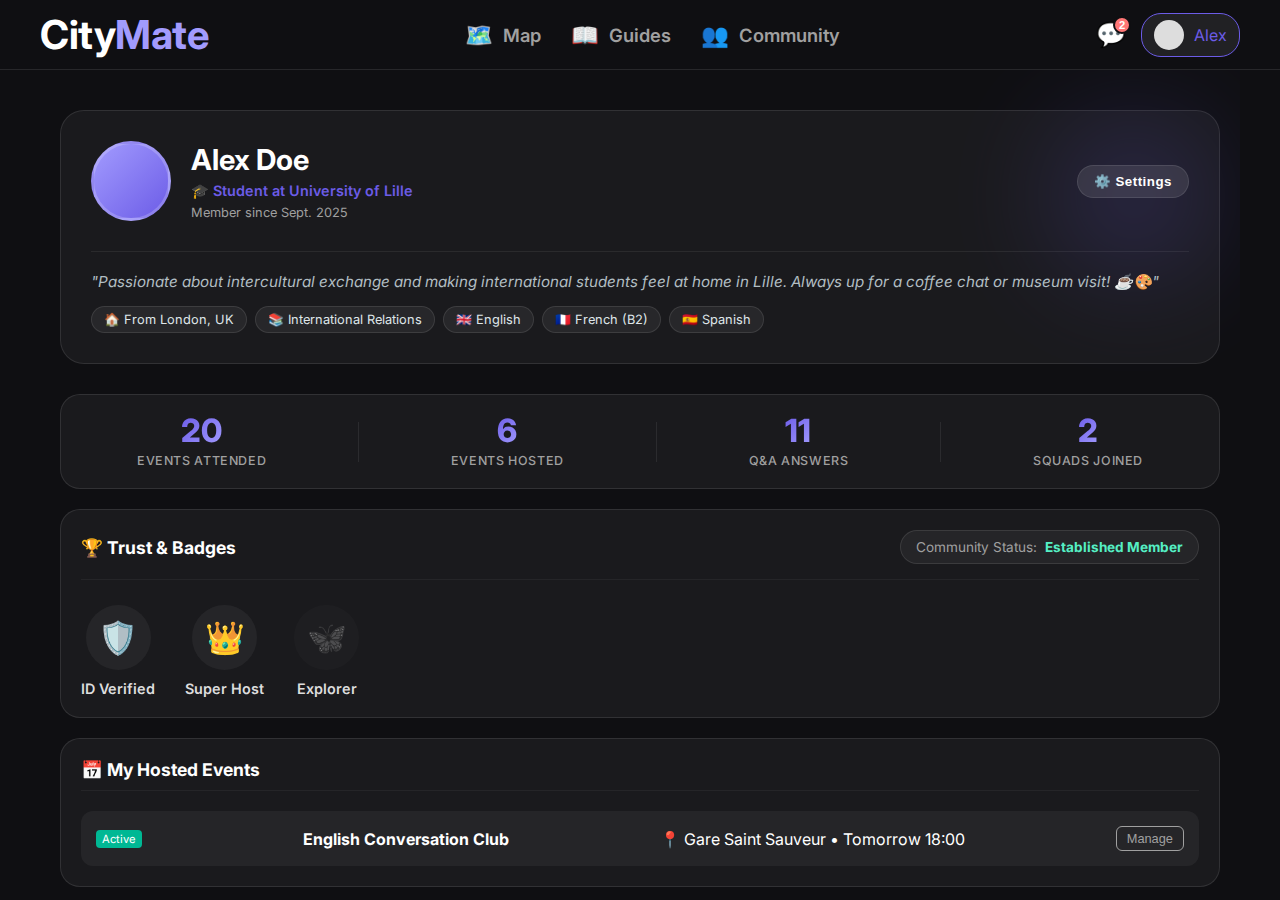
<file: profile.html>
<!DOCTYPE html>
<html lang="fr">

<head>
    <meta charset="UTF-8">
    <meta name="viewport" content="width=device-width, initial-scale=1.0">
    <title>My Profile - CityMate</title>
    <link rel="manifest" href="manifest.json">
    <meta name="theme-color" content="#6c5ce7">
    <link rel="apple-touch-icon" href="icon.png">
    <link rel="icon"
        href="data:image/svg+xml,<svg xmlns='http://www.w3.org/2000/svg' viewBox='0 0 100 100'><rect width='100' height='100' rx='20' fill='%236c5ce7'/><text x='50' y='65' font-family='Arial, sans-serif' font-weight='bold' font-size='50' fill='white' text-anchor='middle'>CM</text></svg>">

    <link href="https://fonts.googleapis.com/css2?family=Inter:wght@400;600;700&display=swap" rel="stylesheet">
    <link rel="stylesheet" href="style-main.css?v=4">
</head>

<body>

    <nav>
        <a href="index.html" class="logo">City<span>Mate</span></a>

        <div class="nav-links">
            <a href="index.html">
                <span class="nav-icon">🗺️</span>
                <span class="nav-text">Map</span>
            </a>
            <a href="guides.html">
                <span class="nav-icon">📖</span>
                <span class="nav-text">Guides</span>
            </a>

            <a href="community.html">
                <span class="nav-icon">👥</span>
                <span class="nav-text">Community</span>
            </a>
        </div>

        <div class="nav-right">
            <button id="chat-toggle" class="chat-btn">
                💬 <span class="notif-badge">2</span>
            </button>
            <a href="profile.html" class="user-profile active">
                <div class="avatar"></div>
                <span>Alex</span>
            </a>
        </div>
    </nav>

    <div class="profile-container">

        <div class="profile-header-card">
            <div class="profile-top">
                <div class="big-avatar"></div>
                <div class="profile-info">
                    <h1>Alex Doe</h1>
                    <p class="school-tag">🎓 Student at University of Lille</p>
                    <p class="join-date">Member since Sept. 2025</p>
                </div>
                <div class="settings-dropdown-wrapper">
                    <button id="settings-btn" class="edit-btn">⚙️ Settings</button>

                    <div id="settings-menu" class="dropdown-menu">
                        <a href="#" class="dropdown-item">👤 Edit Profile</a>
                        <a href="#" class="dropdown-item">🔔 Notifications</a>
                        <a href="#" class="dropdown-item">🌙 Dark Mode</a>
                        <div class="dropdown-divider"></div> <a href="#" id="reset-app-btn"
                            class="dropdown-item text-danger">⚠️ Reset App</a>
                    </div>
                </div>
            </div>

            <!-- Bio Section -->
            <div class="profile-bio">
                <p class="bio-text">"Passionate about intercultural exchange and making international students feel at home in Lille. Always up for a coffee chat or museum visit! ☕🎨"</p>
                <div class="bio-tags">
                    <span class="bio-tag">🏠 From London, UK</span>
                    <span class="bio-tag">📚 International Relations</span>
                    <span class="bio-tag">🇬🇧 English</span>
                    <span class="bio-tag">🇫🇷 French (B2)</span>
                    <span class="bio-tag">🇪🇸 Spanish</span>
                </div>
            </div>

        </div>

        <!-- Stats Bar -->
        <div class="stats-bar">
            <div class="stat-item">
                <span class="stat-number" data-target="24">0</span>
                <span class="stat-label">Events Attended</span>
            </div>
            <div class="stat-divider"></div>
            <div class="stat-item">
                <span class="stat-number" data-target="7">0</span>
                <span class="stat-label">Events Hosted</span>
            </div>
            <div class="stat-divider"></div>
            <div class="stat-item">
                <span class="stat-number" data-target="13">0</span>
                <span class="stat-label">Q&A Answers</span>
            </div>
            <div class="stat-divider"></div>
            <div class="stat-item">
                <span class="stat-number" data-target="3">0</span>
                <span class="stat-label">Squads Joined</span>
            </div>
        </div>

        <div class="dashboard-grid">

            <div class="dash-card full-width">
                <div class="card-header-flex">
                    <h3>🏆 Trust & Badges</h3>
                    <div class="trust-indicator">
                        <span class="trust-label">Community Status:</span>
                        <span class="trust-level established">Established Member</span>
                    </div>
                </div>

                <div class="badges-gallery">
                    <!-- ID Verified -->
                    <div class="badge-wrapper">
                        <div class="badge-circle bg-green">
                            <span class="emoji">🛡️</span>
                        </div>
                        <span class="badge-name">ID Verified</span>
                        <div class="badge-tooltip">
                            <h4>ID Verified</h4>
                            <p>Identity confirmed by CityMate. Security verified.</p>
                        </div>
                    </div>

                    <!-- Super Host -->
                    <div class="badge-wrapper">
                        <div class="badge-circle bg-purple">
                            <span class="emoji">👑</span>
                        </div>
                        <span class="badge-name">Super Host</span>
                        <div class="badge-tooltip">
                            <h4>Super Host</h4>
                            <p>Organized 5+ successfully rated events for the community.</p>
                        </div>
                    </div>

                    <!-- Locked Placeholder -->
                    <div class="badge-wrapper locked">
                        <div class="badge-circle grayscale">
                            <span class="emoji">🦋</span>
                        </div>
                        <span class="badge-name">Explorer</span>
                        <div class="badge-tooltip">
                            <h4>Social Explorer</h4>
                            <p>Attend 10 events to unlock. (7/10)</p>
                            <div class="badge-progress">
                                <div class="badge-fill" style="width: 70%"></div>
                            </div>
                        </div>
                    </div>
                </div>
            </div>

            <div class="dash-card full-width">
                <h3>📅 My Hosted Events</h3>
                <div class="my-events-list">
                    <div class="my-event">
                        <div class="event-status active">Active</div>
                        <strong>English Conversation Club</strong>
                        <span>📍 Gare Saint Sauveur • Tomorrow 18:00</span>
                        <button class="manage-btn">Manage</button>
                    </div>
                </div>
            </div>

            <!-- My Squads -->
            <div class="dash-card full-width">
                <div class="card-header-flex">
                    <h3>🏘️ My Squads</h3>
                    <a href="community.html" class="view-all-link">View all →</a>
                </div>
                <div class="squads-grid">
                    <div class="squad-mini-card">
                        <div class="squad-mini-icon">🎨</div>
                        <div class="squad-mini-info">
                            <strong>Art &amp; Culture Explorers</strong>
                            <span>👥 12 members</span>
                        </div>
                        <span class="squad-role-badge admin">Admin</span>
                        <a href="squad_details.html" class="squad-view-btn">View</a>
                    </div>
                    <div class="squad-mini-card">
                        <div class="squad-mini-icon">🗣️</div>
                        <div class="squad-mini-info">
                            <strong>English Conversation Club</strong>
                            <span>👥 28 members</span>
                        </div>
                        <span class="squad-role-badge admin">Admin</span>
                        <a href="squad_details.html" class="squad-view-btn">View</a>
                    </div>
                    <div class="squad-mini-card">
                        <div class="squad-mini-icon">🍕</div>
                        <div class="squad-mini-info">
                            <strong>International Food Club</strong>
                            <span>👥 41 members</span>
                        </div>
                        <span class="squad-role-badge member">Member</span>
                        <a href="squad_details.html" class="squad-view-btn">View</a>
                    </div>
                </div>
            </div>

            <!-- Reviews Section -->
            <div class="dash-card full-width">
                <div class="card-header-flex">
                    <h3>⭐ Community Reviews</h3>
                    <span class="review-self-note">You can't review your own profile</span>
                </div>

                <div class="reviews-summary">
                    <div class="avg-score">4.8</div>
                    <div class="avg-stars">
                        <span class="star filled">★</span><span class="star filled">★</span><span class="star filled">★</span><span class="star filled">★</span><span class="star half">★</span>
                    </div>
                    <div class="avg-label">Based on 6 reviews</div>
                </div>

                <div id="reviews-list" class="reviews-list">
                    <div class="review-card">
                        <div class="review-header">
                            <div class="review-avatar avatar-blue">LB</div>
                            <div class="review-info">
                                <strong>Lucas B.</strong>
                                <span class="review-stars">★★★★★</span>
                            </div>
                            <span class="review-date">March 2026</span>
                        </div>
                        <p class="review-text">Alex organized an amazing English Conversation Club. Super welcoming and very well prepared. Felt at home right away!</p>
                    </div>
                    <div class="review-card">
                        <div class="review-header">
                            <div class="review-avatar avatar-red">MT</div>
                            <div class="review-info">
                                <strong>Marie T.</strong>
                                <span class="review-stars">★★★★★</span>
                            </div>
                            <span class="review-date">Feb. 2026</span>
                        </div>
                        <p class="review-text">Helped me figure out how Doctolib works when I was sick. Really a lifesaver, very patient and kind 🙏</p>
                    </div>
                    <div class="review-card">
                        <div class="review-header">
                            <div class="review-avatar bg-purple">SK</div>
                            <div class="review-info">
                                <strong>Sophie K.</strong>
                                <span class="review-stars">★★★★☆</span>
                            </div>
                            <span class="review-date">Jan. 2026</span>
                        </div>
                        <p class="review-text">Great squad leader for the Museum Lovers group! Very active and always posts interesting events. The only downside is that events sometimes change last minute.</p>
                    </div>
                </div>
            </div>

        </div>
    </div>

    <div id="chat-drawer" class="chat-drawer">
        <div class="chat-header">
            <h3>Messages</h3>
            <button id="close-chat" class="close-btn">&times;</button>
        </div>
        <div id="chat-list-view" class="chat-view active">
            <div class="conversations-list">
                <div class="convo-item">
                    <div class="convo-avatar bg-purple">🎨</div>
                    <div class="convo-info">
                        <h4>Museum Lovers</h4>
                        <p>Welcome to the group!</p>
                    </div>
                </div>
            </div>
        </div>
    </div>

    <script>
        document.addEventListener('DOMContentLoaded', function () {
            const chatDrawer = document.getElementById('chat-drawer');
            const chatToggle = document.getElementById('chat-toggle');
            const closeChatBtn = document.getElementById('close-chat');

            if (chatToggle && chatDrawer) {
                chatToggle.addEventListener('click', () => chatDrawer.classList.add('open'));
                if (closeChatBtn) closeChatBtn.addEventListener('click', () => chatDrawer.classList.remove('open'));
                chatDrawer.addEventListener('click', (e) => { if (e.target === chatDrawer) chatDrawer.classList.remove('open'); });
            }
        });

        // --- GESTION DU MENU DÉROULANT ---

        const settingsBtn = document.getElementById('settings-btn');
        const settingsMenu = document.getElementById('settings-menu');
        const resetBtn = document.getElementById('reset-app-btn');

        if (settingsBtn && settingsMenu) {

            // 1. Ouvrir / Fermer le menu au clic
            settingsBtn.addEventListener('click', (e) => {
                e.stopPropagation(); // Empêche de fermer tout de suite
                settingsMenu.classList.toggle('show');
            });

            // 2. Fermer le menu si on clique ailleurs sur la page
            document.addEventListener('click', (e) => {
                if (!settingsMenu.contains(e.target) && e.target !== settingsBtn) {
                    settingsMenu.classList.remove('show');
                }
            });

            // 3. Action : Reset App (La seule qui marche pour l'instant)
            if (resetBtn) {
                resetBtn.addEventListener('click', (e) => {
                    e.preventDefault(); // Empêche le lien de recharger la page

                    if (confirm("⚠️ Warning\n\nThis will delete all your created events and reset the app. Are you sure?")) {
                        localStorage.removeItem('citymate_events');
                        alert("App reset successfully! 🧹");
                        window.location.href = "index.html";
                    }
                });
            }

            // 4. Action : Les autres boutons (Placeholders)
            const otherLinks = settingsMenu.querySelectorAll('.dropdown-item:not(#reset-app-btn)');
            otherLinks.forEach(link => {
                link.addEventListener('click', (e) => {
                    e.preventDefault();
                    alert("Coming soon! 🚧");
                });
            });
        }
    </script>

    <!-- Review Modal -->
    <div id="review-modal" class="modal-overlay">
        <div class="modal-card">
            <div class="modal-header">
                <h2>Leave a Review</h2>
                <button id="close-review-modal" class="close-btn">&times;</button>
            </div>
            <div class="modal-body" style="padding-top:10px">
                <p style="color:var(--text-muted);font-size:.9rem;margin-bottom:20px">How was your experience with <strong>Alex</strong>?</p>
                <div class="star-picker" id="star-picker">
                    <span class="star-pick" data-val="1">★</span>
                    <span class="star-pick" data-val="2">★</span>
                    <span class="star-pick" data-val="3">★</span>
                    <span class="star-pick" data-val="4">★</span>
                    <span class="star-pick" data-val="5">★</span>
                </div>
                <div class="form-group" style="margin-top:20px">
                    <label>Your comment</label>
                    <textarea id="review-text" rows="4" placeholder="Share your experience with the community..."></textarea>
                </div>
                <button id="submit-review" class="submit-btn" style="border-radius:20px;margin-top:5px">Post Review</button>
            </div>
        </div>
    </div>

    <script>
        // Reviews logic
        (function() {
            const modal = document.getElementById('review-modal');
            const openBtn = document.getElementById('open-review-modal');
            const closeBtn = document.getElementById('close-review-modal');
            const submitBtn = document.getElementById('submit-review');
            const reviewsList = document.getElementById('reviews-list');
            const stars = document.querySelectorAll('.star-pick');
            let selectedRating = 0;

            // Star picker interaction
            stars.forEach(star => {
                star.addEventListener('mouseover', () => highlightStars(+star.dataset.val));
                star.addEventListener('mouseout', () => highlightStars(selectedRating));
                star.addEventListener('click', () => {
                    selectedRating = +star.dataset.val;
                    highlightStars(selectedRating);
                });
            });

            function highlightStars(count) {
                stars.forEach(s => s.classList.toggle('active', +s.dataset.val <= count));
            }

            openBtn.addEventListener('click', () => modal.classList.add('open'));
            closeBtn.addEventListener('click', () => modal.classList.remove('open'));
            modal.addEventListener('click', e => { if (e.target === modal) modal.classList.remove('open'); });

            submitBtn.addEventListener('click', () => {
                const text = document.getElementById('review-text').value.trim();
                if (!text || selectedRating === 0) {
                    submitBtn.style.animation = 'shake .3s ease';
                    setTimeout(() => submitBtn.style.animation = '', 400);
                    return;
                }
                const starsHtml = '★'.repeat(selectedRating) + '☆'.repeat(5 - selectedRating);
                const months = ['Jan.','Feb.','Mar.','Apr.','May','Jun.','Jul.','Aug.','Sep.','Oct.','Nov.','Dec.'];
                const now = new Date();
                const dateStr = months[now.getMonth()] + ' ' + now.getFullYear();

                const newReview = `
                    <div class="review-card" style="border-color:var(--accent-color);animation:fadeSlideIn .4s ease">
                        <div class="review-header">
                            <div class="review-avatar bg-purple">A</div>
                            <div class="review-info">
                                <strong>Alex (You)</strong>
                                <span class="review-stars">${starsHtml}</span>
                            </div>
                            <span class="review-date">${dateStr}</span>
                        </div>
                        <p class="review-text">${text}</p>
                    </div>`;

                reviewsList.insertAdjacentHTML('afterbegin', newReview);
                modal.classList.remove('open');
                document.getElementById('review-text').value = '';
                selectedRating = 0;
                highlightStars(0);
            });
        })();
    </script>

    <script>
        // Animated counter for stats
        document.addEventListener('DOMContentLoaded', function() {
            const counters = document.querySelectorAll('.stat-number[data-target]');
            const animate = (el) => {
                const target = +el.dataset.target;
                const duration = 800;
                const step = target / (duration / 16);
                let current = 0;
                const timer = setInterval(() => {
                    current = Math.min(current + step, target);
                    el.textContent = Math.floor(current);
                    if (current >= target) clearInterval(timer);
                }, 16);
            };

            // Trigger when visible
            const observer = new IntersectionObserver((entries) => {
                entries.forEach(e => { if (e.isIntersecting) { animate(e.target); observer.unobserve(e.target); } });
            }, { threshold: 0.5 });

            counters.forEach(c => observer.observe(c));
        });
    </script>

</body>

</html>
</file>
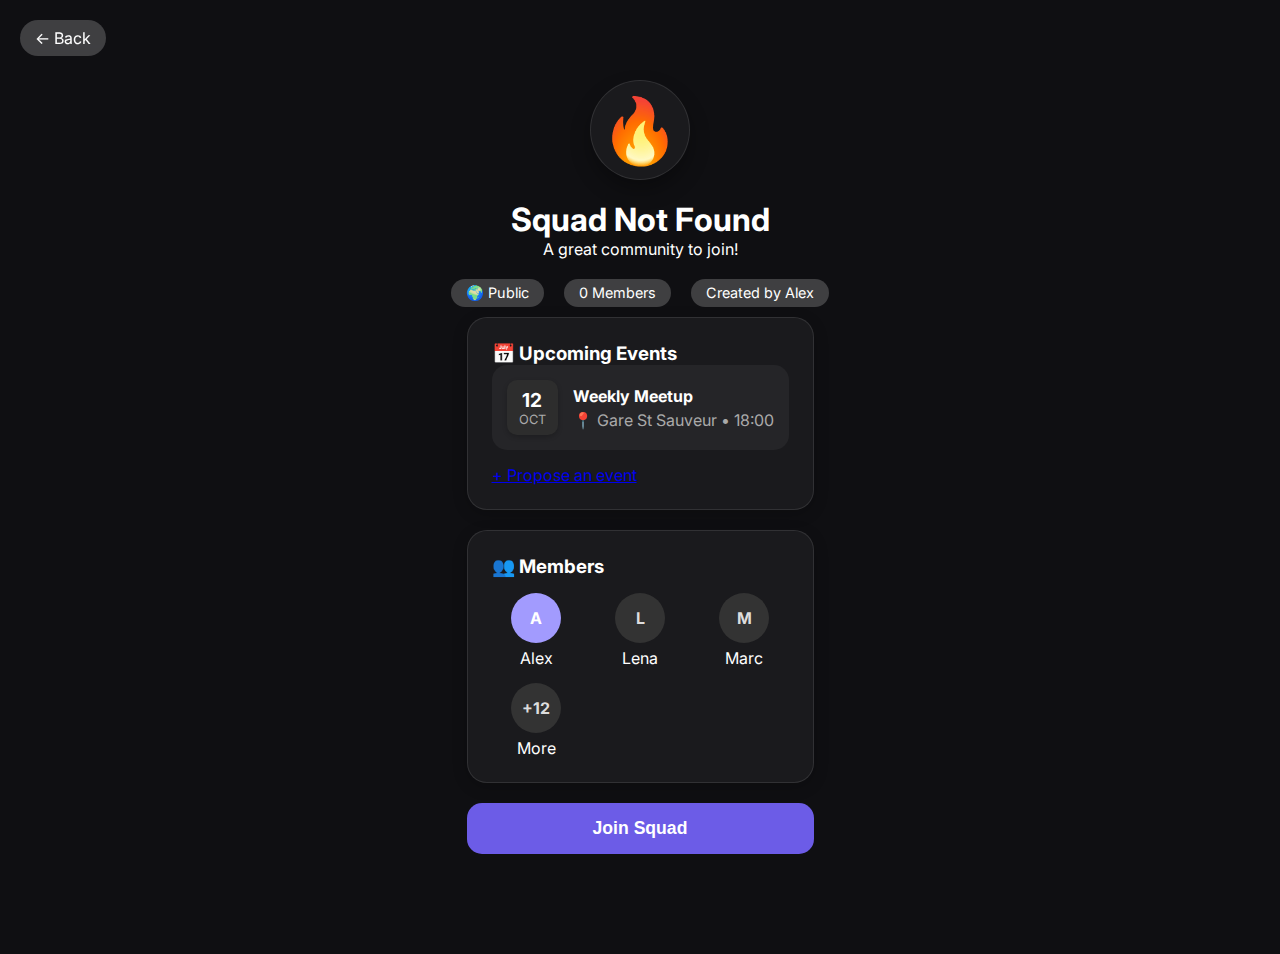
<file: squad_details.html>
<!DOCTYPE html>
<html lang="en">

<head>
    <meta charset="UTF-8">
    <meta name="viewport" content="width=device-width, initial-scale=1.0">
    <title>Squad Details - CityMate</title>
    <link rel="stylesheet" href="style-main.css">
    <link href="https://fonts.googleapis.com/css2?family=Inter:wght@400;600;700&display=swap" rel="stylesheet">
    <style>
        /* Styles spécifiques pour cette page car style.css est générique */
        body {
            overflow-y: auto !important;
        }
        .squad-hero {
            background: linear-gradient(135deg, var(--primary-color), var(--secondary-color));
            padding: 80px 20px 40px;
            /* Plus d'espace en haut */
            color: white;
            text-align: center;
            border-bottom-left-radius: 30px;
            border-bottom-right-radius: 30px;
            position: relative;
        }

        .back-nav {
            position: absolute;
            top: 20px;
            left: 20px;
            background: rgba(255, 255, 255, 0.2);
            padding: 8px 15px;
            border-radius: 20px;
            color: white;
            text-decoration: none;
            backdrop-filter: blur(5px);
        }

        .squad-big-icon {
            font-size: 4rem;
            background: #1a1a1d;
            width: 100px;
            height: 100px;
            border-radius: 50%;
            display: flex;
            align-items: center;
            justify-content: center;
            margin: 0 auto 20px;
            box-shadow: 0 10px 20px rgba(0, 0, 0, 0.3);
            border: 1px solid rgba(255, 255, 255, 0.1);
        }

        .squad-stats {
            display: flex;
            justify-content: center;
            gap: 20px;
            margin-top: 20px;
        }

        .stat-badge {
            background: rgba(255, 255, 255, 0.2);
            padding: 5px 15px;
            border-radius: 15px;
            font-size: 0.9rem;
        }

        .details-container {
            max-width: 800px;
            margin: -30px auto 0;
            padding: 0 20px 100px;
            /* Marge en bas pour la nav mobile */
            position: relative;
            z-index: 2;
        }

        .section-card {
            background: #1a1a1d;
            color: white;
            padding: 24px;
            border-radius: 20px;
            box-shadow: 0 4px 15px rgba(0, 0, 0, 0.2);
            margin-bottom: 20px;
            border: 1px solid rgba(255, 255, 255, 0.1);
        }

        .section-card h3 {
            color: white;
        }

        .members-grid {
            display: grid;
            grid-template-columns: repeat(auto-fill, minmax(70px, 1fr));
            gap: 15px;
            margin-top: 15px;
        }

        .member-item {
            text-align: center;
        }

        .member-avatar {
            width: 50px;
            height: 50px;
            background: #333;
            border-radius: 50%;
            margin: 0 auto 5px;
            display: flex;
            align-items: center;
            justify-content: center;
            font-weight: bold;
            color: #ddd;
        }

        .event-mini-card {
            display: flex;
            align-items: center;
            gap: 15px;
            padding: 15px;
            background: rgba(255, 255, 255, 0.05);
            border-radius: 15px;
            margin-bottom: 15px;
            border-left: 4px solid var(--primary-color);
        }

        .event-mini-card h4 {
            color: white;
            margin-bottom: 4px;
        }

        .event-mini-card p {
            color: #aaa;
        }

        .date-box {
            text-align: center;
            background: #2d2d2d;
            padding: 8px 12px;
            border-radius: 10px;
            box-shadow: 0 2px 5px rgba(0, 0, 0, 0.2);
        }

        .date-day {
            font-size: 1.2rem;
            font-weight: bold;
            color: var(--primary-color);
        }

        .date-month {
            font-size: 0.8rem;
            text-transform: uppercase;
            color: #aaa;
        }

        .join-action-btn {
            width: 100%;
            padding: 15px;
            border: none;
            border-radius: 15px;
            background: var(--accent-color, #6c5ce7);
            color: white;
            font-size: 1.1rem;
            font-weight: bold;
            cursor: pointer;
            transition: transform 0.2s;
        }

        .join-action-btn:active {
            transform: scale(0.98);
        }

        .join-action-btn.joined {
            background: transparent;
            color: var(--success, #00b894);
            border: 2px solid var(--success, #00b894);
        }
    </style>
</head>

<body>

    <header class="squad-hero" id="hero-section">
        <a href="community.html" class="back-nav">← Back</a>

        <div class="squad-big-icon" id="squad-icon">🔥</div>
        <h1 id="squad-name">Loading...</h1>
        <p id="squad-desc">A great community to join!</p>

        <div class="squad-stats">
            <span class="stat-badge" id="squad-visibility">🌍 Public</span>
            <span class="stat-badge" id="member-count">0 Members</span>
            <span class="stat-badge">Created by Alex</span>
        </div>
    </header>

    <div class="details-container">

        <div class="section-card">
            <h3>📅 Upcoming Events</h3>
            <div class="event-list">
                <!-- Exemple d'événement -->
                <div class="event-mini-card">
                    <div class="date-box">
                        <div class="date-day">12</div>
                        <div class="date-month">OCT</div>
                    </div>
                    <div>
                        <h4>Weekly Meetup</h4>
                        <p class="text-sm">📍 Gare St Sauveur • 18:00</p>
                    </div>
                </div>
                <!-- ... -->
                <p class="text-center text-sm" style="color: #888; margin-top: 10px;">
                    <a href="#" onclick="alert('Demo feature!')">+ Propose an event</a>
                </p>
            </div>
        </div>

        <div class="section-card">
            <h3>👥 Members</h3>
            <div class="members-grid" id="members-list">
                <!-- Membres générés par JS -->
                <div class="member-item">
                    <div class="member-avatar" style="background: #a29bfe; color: white;">A</div>
                    <span class="text-xs">Alex</span>
                </div>
                <div class="member-item">
                    <div class="member-avatar">L</div>
                    <span class="text-xs">Lena</span>
                </div>
                <div class="member-item">
                    <div class="member-avatar">M</div>
                    <span class="text-xs">Marc</span>
                </div>
                <div class="member-item">
                    <div class="member-avatar">+12</div>
                    <span class="text-xs">More</span>
                </div>
            </div>
        </div>

        <div id="admin-section" class="section-card" style="display: none; border-color: var(--accent-color);">
            <h3 style="color: var(--accent-color);">🔔 Incoming Requests</h3>
            <div class="requests-list" id="requests-list">
                <div class="request-item" id="req-1">
                    <div class="request-user">
                        <div class="member-avatar" style="background:#ff7675; width:40px; height:40px; margin:0; display:flex;">S</div>
                        <span><strong>Sarah J.</strong> wants to join</span>
                    </div>
                    <div class="request-actions">
                        <button class="btn-accept" onclick="acceptRequest('req-1')">Accept</button>
                        <button class="btn-reject" onclick="rejectRequest('req-1')">Reject</button>
                    </div>
                </div>
            </div>
        </div>

        <button id="main-join-btn" class="join-action-btn">Join Squad</button>

    </div>

    <!-- Script pour charger les données dynamiquement -->
    <script>
        document.addEventListener('DOMContentLoaded', () => {
            // 1. Récupérer les paramètre de l'URL (ex: squad_details.html?name=Museum%20Lovers)
            const params = new URLSearchParams(window.location.search);
            const squadName = params.get('name');
            const squadId = params.get('id'); // Pour les squads créées par l'user

            // Données "Hardcodées" pour la démo des squads par défaut
            const defaultSquads = {
                'Museum Lovers 🎨': {
                    icon: '🎨',
                    desc: 'For those who love art, history and chilling in museums on weekends.',
                    count: 128,
                    color: 'bg-purple',
                    visibility: 'public'
                },
                'Hikers of Lille': {
                    icon: '🥾',
                    desc: 'Walking around the Citadel and exploring nearby nature.',
                    count: 85,
                    color: 'bg-green',
                    visibility: 'public'
                },
                'Gaming Night': {
                    icon: '🎮',
                    desc: 'Weekly video game sessions and board game nights.',
                    count: 240,
                    color: 'bg-red',
                    visibility: 'private'
                }
            };

            let squadData = null;

            // 2. Chercher les données
            if (squadId) {
                // Si on a un ID, on cherche dans le localStorage (squads créées par l'user)
                const savedSquads = JSON.parse(localStorage.getItem('my_squads') || '[]');
                // Attention squad.id est stocké en nombre, squadId de l'url est string
                squadData = savedSquads.find(s => s.id == squadId);
            }

            // Si pas trouvé par ID, on essaie par Nom (pour celles par défaut)
            if (!squadData && squadName) {
                // On essaie de trouver une correspondance approximative
                const key = Object.keys(defaultSquads).find(k => k.includes(squadName));
                if (key) {
                    squadData = {
                        name: key,
                        ...defaultSquads[key]
                    };
                }
            }

            // 3. Afficher les données
            if (squadData) {
                document.getElementById('squad-name').textContent = squadData.name || squadName;
                document.getElementById('squad-desc').textContent = squadData.desc || 'A community created by users.';
                document.getElementById('squad-icon').textContent = squadData.icon || '👥';
                document.getElementById('member-count').textContent = (squadData.count || squadData.members || 1) + ' Members';

                // Display visibility
                const visBadge = document.getElementById('squad-visibility');
                if (squadData.visibility === 'private') {
                    visBadge.innerHTML = '🔒 Private';
                } else {
                    visBadge.innerHTML = '🌍 Public';
                }

                // Show Admin Section if owner & private
                if (squadData.isUserCreated && squadData.visibility === 'private') {
                    document.getElementById('admin-section').style.display = 'block';
                    document.getElementById('main-join-btn').style.display = 'none'; // Admin doesn't need to join
                }

                // Gestion de la couleur de fond
                const hero = document.getElementById('hero-section');
                // On mappe les classes bg-xxx vers de vraies couleurs CSS si besoin
                // Ici on laisse le dégradé par défaut ou on pourrait le changer
                if (squadData.colorClass === 'bg-purple') hero.style.background = 'linear-gradient(135deg, #a29bfe, #6c5ce7)';
                if (squadData.colorClass === 'bg-green') hero.style.background = 'linear-gradient(135deg, #55efc4, #00b894)';
                if (squadData.colorClass === 'bg-red') hero.style.background = 'linear-gradient(135deg, #ff7675, #d63031)';

            } else {
                // Fallback si rien trouvé
                document.getElementById('squad-name').textContent = 'Squad Not Found';
            }

            // 4. Gestion du bouton Join
            const btn = document.getElementById('main-join-btn');
            let joinState = 'none';

            if (squadData && squadData.visibility === 'private' && !squadData.isUserCreated) {
                btn.textContent = 'Request to Join';
            }

            btn.addEventListener('click', () => {
                if (squadData && squadData.visibility === 'private' && !squadData.isUserCreated) {
                    if (joinState === 'none') {
                        joinState = 'pending';
                        btn.textContent = 'Pending Request ⏳';
                        btn.classList.add('btn-pending');
                        btn.classList.remove('joined');
                        btn.style.background = 'transparent';
                    } else {
                        joinState = 'none';
                        btn.textContent = 'Request to Join';
                        btn.classList.remove('btn-pending');
                        btn.style.background = 'var(--accent-color)';
                        btn.style.color = 'white';
                        btn.style.borderColor = 'transparent';
                    }
                } else {
                    if (joinState === 'none') {
                        joinState = 'joined';
                        btn.textContent = 'Joined ✓';
                        btn.classList.add('joined');
                    } else {
                        joinState = 'none';
                        btn.textContent = 'Join Squad';
                        btn.classList.remove('joined');
                    }
                }
            });

            // 5. Admin Actions
            window.acceptRequest = function(reqId) {
                document.getElementById(reqId).style.display = 'none';
                if (squadData) {
                    let currentCount = parseInt(document.getElementById('member-count').textContent) || 1;
                    currentCount++;
                    document.getElementById('member-count').textContent = currentCount + ' Members';
                    alert('Request Accepted! Sarah joined your squad.');
                    
                    if(squadId) {
                        const savedSquads = JSON.parse(localStorage.getItem('my_squads') || '[]');
                        const idx = savedSquads.findIndex(s => s.id == squadId);
                        if(idx > -1) {
                            savedSquads[idx].members = currentCount;
                            localStorage.setItem('my_squads', JSON.stringify(savedSquads));
                        }
                    }
                }
            };

            window.rejectRequest = function(reqId) {
                document.getElementById(reqId).style.display = 'none';
            };
        });
    </script>

</body>

</html>
</file>
<file: style-main.css>
/* --- 1. VARIABLES & RESET --- */
:root {
    --bg-color: #0f0f12;
    /* Fond très sombre */
    --glass-bg: rgba(255, 255, 255, 0.08);
    /* Effet verre */
    --glass-border: rgba(255, 255, 255, 0.1);
    --accent-color: #6c5ce7;
    /* Violet vibrant */
    --accent-gradient: linear-gradient(135deg, #6c5ce7, #a29bfe);
    --text-main: #ffffff;
    --text-muted: #a0a0a0;
}

* {
    margin: 0;
    padding: 0;
    box-sizing: border-box;
}

body {
    font-family: 'Inter', sans-serif;
    background-color: var(--bg-color);
    color: var(--text-main);
    height: 100vh;
    overflow: hidden;
    /* Pas de scroll sur la page principale */
    display: flex;
    flex-direction: column;
}

/* --- 2. NAVIGATION (DESIGN GLOBAL / ORDINATEUR) --- */
nav {
    height: 70px;
    display: flex;
    justify-content: space-between;
    align-items: center;
    padding: 0 40px;
    border-bottom: 1px solid var(--glass-border);
    background: var(--bg-color);
    /* Sécurité pour que ce soit pas transparent */
}

.nav-right {
    display: flex;
    align-items: center;
    gap: 15px;
}

.logo {
    font-weight: 700;
    font-size: 2.5rem;
    letter-spacing: -0.5px;
    text-decoration: none;
    color: var(--text-main);
    display: flex;
    align-items: center;
}

.logo span {
    color: #a29bfe;
}

/* Le conteneur des liens */
.nav-links {
    display: flex;
    gap: 30px;
    /* Espace propre entre chaque lien */
    height: 100%;
}

/* Le style des liens sur ORDI */
.nav-links a {
    color: var(--text-muted);
    text-decoration: none;
    font-size: 1.15rem;
    font-weight: 600;
    transition: 0.3s;

    /* Centrage vertical et alignement Icône + Texte */
    display: flex;
    align-items: center;
    gap: 10px;
    /* Petit espace entre l'icône et le texte */
    height: 100%;
    position: relative;
}

/* L'icône sur PC (on la garde, c'est joli) */
.nav-icon {
    font-size: 1.4rem;
}

/* COULEURS : Survol et Actif */
.nav-links a:hover {
    color: var(--text-main);
    /* Blanc au survol */
}

/* Le lien actif devient Violet pour qu'on sache où on est */
.nav-links a.active {
    color: var(--accent-color);
}

/* Petite barre violette sous le lien actif sur PC uniquement */
.nav-links a.active::after {
    content: '';
    position: absolute;
    bottom: 0;
    left: 0;
    width: 100%;
    height: 3px;
    background: var(--accent-color);
    border-radius: 3px 3px 0 0;
    box-shadow: 0 -2px 10px rgba(108, 92, 231, 0.5);
}

.user-profile {
    display: flex;
    align-items: center;
    gap: 10px;
    background: var(--glass-bg);
    padding: 6px 12px;
    border-radius: 20px;
    border: 1px solid var(--glass-border);
    cursor: pointer;

    /* --- C'EST ICI LA CORRECTION --- */
    text-decoration: none;
    /* Enlève le soulignement */
    color: white;
    /* Force la couleur blanche (enlève le violet) */
    transition: 0.3s;
}

/* Petit bonus : Changement de couleur au survol */
.user-profile:hover {
    background: rgba(255, 255, 255, 0.1);
    border-color: white;
}

/* Si tu veux que le nom reste violet SEULEMENT quand on est sur la page profil */
.user-profile.active {
    border-color: var(--accent-color);
}

.user-profile.active span {
    color: var(--accent-color);
}

.avatar {
    width: 30px;
    height: 30px;
    background: #ddd;
    border-radius: 50%;
}

/* --- 3. MAIN LAYOUT --- */
.main-container {
    display: flex;
    flex: 1;
    /* Prend tout l'espace restant */
    padding: 20px;
    gap: 20px;
}

/* --- 4. FILTRES HYBRIDES (Emoji Mobile / Texte PC) --- */

/* 1. CONFIGURATION MOBILE (Par défaut) */
/* 1. CONFIGURATION MOBILE (Par défaut) */
.filter-wrapper {
    position: absolute;
    bottom: 90px;
    left: 50%;
    transform: translateX(-50%);
    z-index: 1000;
    width: auto;
    max-width: 95%;

    /* --- C'EST ICI : TRANSPARENCE TOTALE DU WRAPPER --- */
    background: transparent;
    box-shadow: none;
    border: none;

    overflow-x: auto;
    scrollbar-width: none;
    padding-bottom: 10px;
}

.filter-wrapper::-webkit-scrollbar {
    display: none;
}

.filter-group {
    position: relative;
    display: flex;
    flex-direction: row;

    /* On s'assure que le groupe aussi est transparent */
    background: rgba(255, 255, 255, 0.8);
    /* Blanc semi-transparent */
    backdrop-filter: blur(12px);
    /* Le flou derrière */
    -webkit-backdrop-filter: blur(12px);
    /* Pour que ça marche sur iPhone */
    border: 1px solid rgba(255, 255, 255, 0.4);
    /* Bordure subtile */


    padding: 5px;
    border-radius: 50px;
    gap: 10px;
    /* Espace confortable entre les émojis */
}

/* LE CURSEUR (La pilule) */
#filter-highlighter {
    position: absolute;
    background: var(--accent-gradient);
    border-radius: 50px;
    /* Bien rond pour les émojis */
    z-index: 1;
    transition: all 0.3s cubic-bezier(0.25, 0.8, 0.25, 1);
    box-shadow: 0 2px 10px rgba(108, 92, 231, 0.4);
}

/* LES BOUTONS (Mobile = Emoji seul) */
.filter-option {
    position: relative;
    z-index: 2;
    background: transparent;
    border: none;

    /* Sur mobile, on veut des boutons presque carrés/ronds */
    padding: 10px 14px;

    border-radius: 50px;
    font-size: 1.2rem;
    /* Emoji un peu plus gros */
    cursor: pointer;
    transition: color 0.3s;
    display: flex;
    align-items: center;
    justify-content: center;
}

/* --- LE SECRET : On cache le texte sur mobile --- */
.filter-text {
    display: none;
}

.filter-option.active {
    color: white !important;
}


/* 2. CONFIGURATION ORDI (> 768px) */
@media (min-width: 768px) {
    .filter-wrapper {
        top: 200px;
        left: 40px;
        bottom: auto;
        transform: none;
        max-width: none;
        background: transparent;
        padding: 0;
        overflow: visible;
        width: fit-content;
    }

    .filter-group {
        flex-direction: column;
        background: var(--glass-bg);
        backdrop-filter: blur(10px);
        border: 1px solid var(--glass-border);
        border-radius: 20px;
        box-shadow: none;
        padding: 8px;
        min-width: 150px;
        gap: 2px;
    }

    .filter-option {
        color: var(--text-muted) !important;
        font-size: 0.95rem;
        /* Texte taille normale */
        padding: 12px 20px;
        /* Plus large */
        justify-content: flex-start;
        /* Aligné à gauche */
        gap: 10px;
    }

    .filter-option:hover {
        color: darkgrey !important;
    }

    /* --- LE SECRET : On ré-affiche le texte sur PC --- */
    .filter-text {
        display: inline;
    }
}

/* --- 5. MAP AREA (Simulée) --- */

.map-wrapper {
    flex: 1;
    position: relative;
    border-radius: 24px;
    overflow: hidden;
    border: 1px solid var(--glass-border);
    /* Simulation visuelle de la carte sombre */
    background-size: 40px 40px;
    background-position: 0 0, 20px 20px;
}

#map {
    width: 100%;
    height: 100%;
    z-index: 0;
    /* La carte reste au fond */
    background: #1a1a1d;
    /* Couleur de fond pendant le chargement */
}

/* Important : On s'assure que tes boutons flottants sont au-dessus de la carte */
.search-bar,
.host-btn {
    z-index: 1000;
    /* Très haut pour être sûr d'être au dessus */
}

/* Éléments flottants sur la carte */
.search-bar {
    position: absolute;
    top: 20px;
    left: 20px;
    background: rgba(15, 15, 18, 0.8);
    backdrop-filter: blur(8px);
    padding: 12px 20px;
    border-radius: 12px;
    border: 1px solid var(--glass-border);
    color: white;
    width: 300px;
    display: flex;
    align-items: center;
}

/* Style du champ de recherche */
.search-bar input {
    width: 100%;
    background: transparent;
    border: none;
    outline: none;
    /* Enlève le contour bleu quand on clique */
    color: white;
    font-family: 'Inter', sans-serif;
    font-size: 1rem;
}

/* Change la couleur du texte "placeholder" (le texte gris par défaut) */
.search-bar input::placeholder {
    color: rgba(255, 255, 255, 0.7);
}

/* Le Bouton Flottant (Host Activity) */
.host-btn {
    position: absolute;
    bottom: 40px;
    /* Plus bas qu'avant (était à 100px) */
    right: 40px;
    /* Plus proche du coin (était à 50px) */

    /* Style Moderne */
    background: var(--accent-gradient);
    color: white;
    border: none;

    /* Plus gros et plus épais */
    padding: 16px 32px;
    /* Agrandit le bouton */
    font-size: 1.1rem;
    /* Texte plus grand */
    font-weight: 700;
    /* Texte plus gras */
    letter-spacing: 0.5px;

    border-radius: 50px;
    /* Forme pilule bien arrondie */
    cursor: pointer;

    /* Effet de flottement (ombre) */
    box-shadow: 0 10px 30px rgba(108, 92, 231, 0.5);

    z-index: 1000;
    transition: transform 0.3s, box-shadow 0.3s;
}

/* Animation au survol */
.host-btn:hover {
    transform: translateY(-5px) scale(1.05);
    /* Monte un peu et grossit */
    box-shadow: 0 15px 40px rgba(108, 92, 231, 0.7);
    /* L'ombre s'intensifie */
}

/* --- BOUTON GÉOLOCALISATION --- */
.geo-btn {
    position: absolute;
    bottom: 150px;
    /* Juste en dessous des boutons de zoom (+/-) */
    left: 25px;
    /* Aligné avec les contrôles Leaflet standards */

    width: 40px;
    height: 40px;
    background: white;
    border: 2px solid rgba(0, 0, 0, 0.2);
    border-radius: 8px;
    /* Carré arrondi comme les contrôles Leaflet */

    font-size: 1.2rem;
    cursor: pointer;
    z-index: 1000;
    /* Au dessus de la carte */

    display: flex;
    justify-content: center;
    align-items: center;
    transition: 0.2s;
    box-shadow: 0 2px 5px rgba(0, 0, 0, 0.2);

    color: #2d3436;
    /* Couleur de l'icône (gris foncé) */
    padding: 8px;
    /* Pour que l'icône respire un peu */
}

.geo-btn:hover {
    background: #f1f2f6;
    transform: scale(1.05);
}

.geo-btn.loading {
    animation: spin 1s infinite linear;
}

/* Petite animation de chargement si le GPS cherche */
@keyframes spin {
    from {
        transform: rotate(0deg);
    }

    to {
        transform: rotate(360deg);
    }
}

@keyframes pulse {
    0% {
        box-shadow: 0 0 0 0 rgba(9, 132, 227, 0.7);
    }

    70% {
        box-shadow: 0 0 0 10px rgba(9, 132, 227, 0);
    }

    100% {
        box-shadow: 0 0 0 0 rgba(9, 132, 227, 0);
    }
}


/* Simulation des "Pins" (Activités) */
.pin {
    position: absolute;
    display: flex;
    flex-direction: column;
    align-items: center;
    cursor: pointer;
    transition: transform 0.2s;
}

.pin:hover {
    transform: scale(1.1) translateY(-5px);
    z-index: 10;
}

.pin-marker {
    width: 40px;
    height: 40px;
    border-radius: 50% 50% 0 50%;
    background: var(--accent-color);
    transform: rotate(45deg);
    display: flex;
    justify-content: center;
    align-items: center;
    box-shadow: 0 5px 15px rgba(0, 0, 0, 0.5);
    border: 2px solid white;
}

.pin-icon {
    transform: rotate(-45deg);
    font-size: 1.2rem;
}

.pin-label {
    background: rgba(0, 0, 0, 0.7);
    padding: 4px 8px;
    border-radius: 6px;
    font-size: 0.8rem;
    margin-top: 10px;
    backdrop-filter: blur(4px);
}

/* Positions arbitraires pour l'exemple */
.pin-1 {
    top: 40%;
    left: 30%;
}

.pin-2 {
    top: 60%;
    left: 60%;
    --accent-color: #ff7675;
}

.pin-3 {
    top: 30%;
    left: 70%;
    --accent-color: #00b894;
}


/* --- 6. MARQUEURS CARTE (Style Dégradé Moderne) --- */

/* Le conteneur du marqueur (défini par Leaflet) */
.custom-map-marker {
    display: flex;
    justify-content: center;
    align-items: center;
    /* On enlève le fond par défaut si jamais il y en avait un */
    background: transparent !important;
    border: none !important;
}

/* La "bulle" colorée à l'intérieur */
.marker-pin {
    width: 100%;
    height: 100%;
    border-radius: 50%;
    /* Rond parfait */
    display: flex;
    justify-content: center;
    align-items: center;

    /* AMÉLIORATIONS VISUELLES : */
    font-size: 1.4rem;
    /* Emoji un peu plus gros */
    border: 3px solid white;
    /* Bordure blanche nette pour le contraste */
    box-shadow: 0 4px 10px rgba(0, 0, 0, 0.3);
    /* Belle ombre portée pour le relief */
    transition: transform 0.2s ease-in-out;
    /* Petite animation au survol */
}

/* Effet "pop" quand on passe la souris sur un marqueur sur PC */
.custom-map-marker:hover .marker-pin {
    transform: scale(1.15);
    /* Grossit légèrement */
    box-shadow: 0 6px 15px rgba(0, 0, 0, 0.4);
}

/* --- COULEURS EN DÉGRADÉ (Gradients) --- */
/* L'angle 135deg crée un dégradé du haut-gauche vers le bas-droite */

/* 🍻🎉 Events (Rouge/Orange vibrant) */
.bg-red {
    background: linear-gradient(135deg, #ff9f43, #ff6b6b);
}

/* 📚☕ Study (Bleu/Cyan apaisant) */
.bg-blue {
    background: linear-gradient(135deg, #00d2d3, #54a0ff);
}

/* 🍔🛒 Food (Jaune/Or appétissant) */
.bg-yellow {
    background: linear-gradient(135deg, #fef79e, #feca57);
    color: #2d3436;
    /* Emoji foncé pour contraste sur fond jaune clair */
}

/* 🌳 Sport/Parcs (Vert frais) */
.bg-green {
    background: linear-gradient(135deg, #55efc4, #1dd1a1);
    color: white;
}

/* 🤝 Partners (Violet premium, optionnel si tu l'utilises plus tard) */
.bg-purple {
    background: linear-gradient(135deg, #a55eea, #4b7bec);
    color: white;
}

.bg-pink {
    background: linear-gradient(135deg, #F863E4, #F772E4);
    color: white;
}


/* --- 7. PAGE GUIDES --- */

.guides-container {
    padding: 40px 10%;
    /* Marges sur les côtés */
    overflow-y: auto;
    /* Permet de scroller si la liste est longue */
    height: calc(100vh - 70px);
    /* Toute la hauteur moins la navbar */
}

.guides-header {
    margin-bottom: 40px;
    text-align: center;
}

.guides-header h1 {
    font-size: 2.5rem;
    margin-bottom: 10px;
}

.guides-header p {
    color: var(--text-muted);
    margin-bottom: 20px;
}

/* Les petits boutons filtres (Tags) */
.tags-row {
    display: flex;
    justify-content: center;
    gap: 10px;
    flex-wrap: wrap;
}

.tag {
    padding: 8px 16px;
    background: var(--glass-bg);
    border: 1px solid var(--glass-border);
    border-radius: 20px;
    cursor: pointer;
    font-size: 0.9rem;
    transition: 0.3s;
}

.tag:hover,
.tag.active {
    background: var(--accent-color);
    color: white;
    border-color: var(--accent-color);
}

/* La Grille (Responsive) */
.guides-grid {
    display: grid;
    /* Magie CSS : crée autant de colonnes que possible, minimum 280px de large */
    grid-template-columns: repeat(auto-fit, minmax(280px, 1fr));
    gap: 30px;
    padding-bottom: 50px;
}

/* La Carte Article */
.guide-card {
    background: #1a1a1d;
    /* Fond un peu plus clair que le body */
    border: 1px solid var(--glass-border);
    border-radius: 20px;
    overflow: hidden;
    transition: transform 0.3s, border-color 0.3s;
    display: flex;
    flex-direction: column;
}

.guide-card:hover {
    transform: translateY(-5px);
    border-color: var(--accent-color);
}

/* Image/Vignette en haut de la carte */
.card-thumb {
    height: 140px;
    display: flex;
    justify-content: center;
    align-items: center;
    font-size: 3rem;
}

/* Couleurs des vignettes */
.admin-color {
    background: linear-gradient(135deg, #a29bfe, #6c5ce7);
}

.transport-color {
    background: linear-gradient(135deg, #ff7675, #d63031);
}

.health-color {
    background: linear-gradient(135deg, #55efc4, #00b894);
}

.housing-color {
    background: linear-gradient(135deg, #fdcb6e, #e17055);
}

.card-content {
    padding: 20px;
    display: flex;
    flex-direction: column;
    gap: 10px;
    flex: 1;
    /* Pour que le bas s'aligne */
}

.card-cat {
    font-size: 0.75rem;
    text-transform: uppercase;
    letter-spacing: 1px;
    color: var(--text-muted);
    font-weight: 600;
}

.guide-card h3 {
    font-size: 1.2rem;
}

.guide-card p {
    font-size: 0.9rem;
    color: #bbb;
    line-height: 1.5;
}

.read-btn {
    margin-top: auto;
    /* Pousse le bouton tout en bas */
    color: var(--accent-color);
    /* Couleur violette */
    text-decoration: none;
    font-weight: 600;
    font-size: 0.9rem;
}

.read-btn:hover {
    text-decoration: underline;
}

/* --- 8. PAGE DEALS --- */

.deals-container {
    padding: 40px 10%;
    overflow-y: auto;
    height: calc(100vh - 70px);
}

.deals-header {
    text-align: center;
    margin-bottom: 40px;
}

.deals-header h1 {
    font-size: 2.5rem;
    margin-bottom: 10px;
}

.deals-header p {
    color: var(--text-muted);
}

.deals-grid {
    display: grid;
    grid-template-columns: repeat(auto-fit, minmax(300px, 1fr));
    gap: 30px;
    padding-bottom: 50px;
}

/* --- REDESIGNED COUPON CARDS (Dual Action) --- */
.coupon-card {
    background: #1a1a1d;
    border-radius: 12px;
    overflow: hidden;
    position: relative;
    display: flex;
    flex-direction: column;
    /* Mobile First: Vertical Stack */
    border: 1px solid var(--glass-border);
    transition: transform 0.3s ease;
}

.coupon-card:hover {
    transform: translateY(-5px);
    border-color: var(--accent-color);
}

/* 1. Visual Side (Top on Mobile, Left on Desktop) */
.coupon-visual {
    padding: 20px;
    flex: 1;
    display: flex;
    flex-direction: column;
    gap: 15px;
}

.coupon-header {
    display: flex;
    justify-content: space-between;
    align-items: flex-start;
}

.brand-badge {
    width: 50px;
    height: 50px;
    border-radius: 12px;
    /* Smooth square */
    display: flex;
    justify-content: center;
    align-items: center;
    font-size: 1.5rem;
}

.discount-tag {
    background: rgba(108, 92, 231, 0.2);
    color: #a29bfe;
    padding: 4px 8px;
    border-radius: 6px;
    font-size: 0.75rem;
    font-weight: 700;
    text-transform: uppercase;
}

.coupon-content h3 {
    font-size: 1.2rem;
    margin: 0;
    margin-bottom: 5px;
}

.coupon-content p {
    font-size: 0.9rem;
    color: var(--text-muted);
    margin: 0;
    margin-bottom: 15px;
}

.info-btn {
    background: transparent;
    border: 1px solid rgba(255, 255, 255, 0.2);
    color: #ccc;
    padding: 6px 12px;
    border-radius: 20px;
    font-size: 0.8rem;
    cursor: pointer;
    transition: 0.2s;
    width: fit-content;
}

.info-btn:hover {
    background: rgba(255, 255, 255, 0.1);
    color: white;
    border-color: white;
}


/* 2. The Divider (Tear Line) */
.coupon-divider {
    position: relative;
    height: 30px;
    /* Space for the cutouts */
    display: flex;
    align-items: center;
    justify-content: center;
    background: #1a1a1d;
}

.dashed-line {
    width: 100%;
    height: 0;
    border-top: 2px dashed #333;
}

/* Pseudo-elements for the notches (circles) */
.notch-top,
.notch-bottom {
    display: none;
    /* Hidden on mobile vertical stack usually, or adapt */
}

/* Mobile specific notches: Left and Right side of the divider line */
.coupon-divider::before,
.coupon-divider::after {
    content: '';
    position: absolute;
    width: 20px;
    height: 20px;
    background: var(--bg-color);
    /* Matches page background to look like a hole */
    border-radius: 50%;
    z-index: 10;
    top: 50%;
    transform: translateY(-50%);
}

.coupon-divider::before {
    left: -10px;
}

.coupon-divider::after {
    right: -10px;
}


/* 3. Action Side (Bottom on Mobile, Right on Desktop) */
.coupon-action {
    background: #151518;
    /* Slightly darker */
    padding: 20px;
    display: flex;
    flex-direction: column;
    align-items: center;
    justify-content: center;
    gap: 10px;
}

.action-label {
    font-size: 0.7rem;
    text-transform: uppercase;
    letter-spacing: 1px;
    color: #666;
}

.code-display {
    background: #000;
    border: 1px dashed var(--accent-color);
    padding: 10px 20px;
    border-radius: 8px;
    color: var(--accent-color);
    font-family: 'Courier New', Courier, monospace;
    /* Technical font */
    font-weight: 700;
    font-size: 1.1rem;
    letter-spacing: 1px;
    cursor: pointer;
    display: flex;
    align-items: center;
    gap: 10px;
    transition: 0.2s;
}

.code-display:hover {
    background: rgba(108, 92, 231, 0.1);
    transform: scale(1.02);
}

.click-hint {
    font-size: 0.7rem;
    color: #555;
    margin: 0;
}


/* --- DATE & TIME PICKER --- */
/* Force le calendrier à s'afficher en mode sombre sur Chrome/Edge/Firefox */
input[type="date"],
input[type="time"] {
    color-scheme: dark;
    cursor: pointer;
}

/* Alignement parfait si tu utilises .form-row */
.form-row {
    display: flex;
    gap: 15px;
    margin-bottom: 20px;
    /* Espace après la ligne */
}

.modal-overlay {
    position: fixed;
    top: 0;
    left: 0;
    width: 100%;
    height: 100%;
    background: rgba(0, 0, 0, 0.6);
    /* Fond sombre transparent */
    backdrop-filter: blur(5px);
    /* Flou de l'arrière plan */
    z-index: 9999;
    /* Tout en haut */
    display: flex;
    justify-content: center;
    align-items: center;

    /* Animation d'apparition */
    opacity: 0;
    pointer-events: none;
    /* On clique à travers quand c'est caché */
    transition: 0.3s;
}

/* Classe qu'on ajoute en JS pour afficher la modale */
.modal-overlay.open {
    opacity: 1;
    pointer-events: all;
}

.modal-card {
    background: #1a1a1d;
    width: 90%;
    max-width: 450px;
    padding: 30px;
    border-radius: 24px;
    border: 1px solid var(--glass-border);
    box-shadow: 0 20px 50px rgba(0, 0, 0, 0.5);
    transform: translateY(20px);
    transition: 0.3s;
}

.modal-overlay.open .modal-card {
    transform: translateY(0);
}

.modal-header {
    display: flex;
    justify-content: space-between;
    align-items: center;
    margin-bottom: 25px;
}

.close-btn {
    background: none;
    border: none;
    color: var(--text-muted);
    font-size: 2rem;
    cursor: pointer;
    line-height: 1;
}

.close-btn:hover {
    color: white;
}

/* Styles du formulaire */

.form-row {
    display: flex;
    gap: 15px;
    /* Espace entre la rue et la ville */
}

.form-group {
    margin-bottom: 20px;
}

.form-group label {
    display: block;
    margin-bottom: 8px;
    font-size: 0.9rem;
    color: var(--text-muted);
    font-weight: 600;
}

.form-group input,
.form-group select,
.form-group textarea {
    width: 100%;
    background: rgba(255, 255, 255, 0.05);
    border: 1px solid var(--glass-border);
    border-radius: 12px;
    padding: 12px;
    color: white;
    font-family: 'Inter', sans-serif;
    outline: none;
    font-size: 1rem;
}

.form-group input:focus,
.form-group textarea:focus {
    border-color: var(--accent-color);
}

/* --- CORRECTION DU MENU DÉROULANT (Select) --- */

/* 1. On s'assure que le champ principal est bien sombre */
.form-group select {
    background-color: rgba(255, 255, 255, 0.05);
    /* Fond vitré */
    color: white;
    cursor: pointer;
}

/* 2. C'EST ICI LA CORRECTION : Les options de la liste */
.form-group select option {
    /* On doit mettre une couleur opaque (le transparent ne marche pas sur les options) */
    background-color: #1a1a1d;
    /* La même couleur que le fond de ta modale */
    color: white;
    padding: 10px;
}

.submit-btn {
    width: 100%;
    background: var(--accent-gradient);
    color: white;
    padding: 14px;
    border: none;
    border-radius: 12px;
    font-weight: 700;
    font-size: 1rem;
    cursor: pointer;
    transition: 0.2s;
}

.submit-btn:hover {
    transform: scale(1.02);
}

/* --- 10. BOUTONS POPUP (EDIT/DELETE) --- */

.popup-controls {
    margin-top: 10px;
    padding-top: 10px;
    border-top: 1px solid #eee;
    display: flex;
    gap: 8px;
}

.popup-btn {
    padding: 5px 10px;
    border-radius: 6px;
    border: none;
    font-size: 0.8rem;
    cursor: pointer;
    color: white;
    transition: 0.2s;
}

.btn-edit {
    background-color: #74b9ff;
}

.btn-edit:hover {
    background-color: #0984e3;
}

.btn-delete {
    background-color: #ff7675;
}

.btn-delete:hover {
    background-color: #d63031;
}

/* --- 11. PAGE COMMUNITY --- */

.community-container {
    padding: 40px 5%;
    height: calc(100vh - 70px);
    overflow-y: auto;
}

.community-header {
    margin-bottom: 40px;
}

.community-header h1 {
    font-size: 2.5rem;
    margin-bottom: 10px;
}

.community-header p {
    color: var(--text-muted);
}

/* Layout Grid : Gauche (Large) / Droite (Sidebar) */
.comm-grid {
    display: grid;
    grid-template-columns: 2fr 1fr;
    /* 2 tiers, 1 tiers */
    gap: 40px;
    padding-bottom: 50px;
}

/* Titres de section */
.section-title {
    display: flex;
    justify-content: space-between;
    align-items: flex-end;
    margin-bottom: 20px;
}

.section-title h2 {
    font-size: 1.5rem;
}

.section-title a {
    color: var(--accent-color);
    text-decoration: none;
    font-size: 0.9rem;
}

.subtitle {
    font-size: 0.9rem;
    color: var(--text-muted);
    margin-top: 5px;
}


/* --- SQUADS (GROUPES) --- */
.squads-row {
    display: grid;
    grid-template-columns: repeat(auto-fit, minmax(200px, 1fr));
    gap: 20px;
}

.squad-card {
    background: #1a1a1d;
    border: 1px solid var(--glass-border);
    border-radius: 20px;
    padding: 20px;
    text-align: center;
    transition: transform 0.2s;
    display: flex;
    flex-direction: column;
    align-items: center;
    gap: 15px;
}

.squad-card:hover {
    transform: translateY(-5px);
    border-color: var(--accent-color);
}

.squad-icon {
    width: 60px;
    height: 60px;
    border-radius: 50%;
    display: flex;
    justify-content: center;
    align-items: center;
    font-size: 1.8rem;
}

.squad-info h3 {
    font-size: 1.1rem;
    margin-bottom: 5px;
}

.squad-info p {
    color: var(--text-muted);
    font-size: 0.85rem;
}

.join-btn {
    width: 100%;
    padding: 8px;
    border-radius: 8px;
    border: none;
    background: var(--glass-bg);
    color: white;
    cursor: pointer;
    font-weight: 600;
    transition: 0.2s;
}

.join-btn:hover {
    background: var(--accent-color);
}


/* --- BUDDIES (TANDEM) --- */
.buddies-grid {
    display: grid;
    grid-template-columns: repeat(auto-fit, minmax(250px, 1fr));
    gap: 20px;
}

.buddy-card {
    background: #1a1a1d;
    border: 1px solid var(--glass-border);
    border-radius: 20px;
    padding: 20px;
    display: flex;
    align-items: center;
    gap: 15px;
}

.buddy-avatar {
    width: 50px;
    height: 50px;
    border-radius: 50%;
    display: flex;
    justify-content: center;
    align-items: center;
    font-weight: 700;
    color: white;
}

.buddy-info {
    flex: 1;
}

.buddy-info h3 {
    font-size: 1rem;
    margin-bottom: 5px;
}

.langs {
    display: flex;
    align-items: center;
    gap: 8px;
    font-size: 0.8rem;
    color: var(--text-muted);
    margin-bottom: 10px;
}

.lang-tag {
    background: rgba(255, 255, 255, 0.1);
    padding: 2px 6px;
    border-radius: 4px;
}

.connect-btn {
    padding: 6px 12px;
    font-size: 0.8rem;
    border-radius: 6px;
    border: none;
    background: var(--accent-color);
    color: white;
    cursor: pointer;
}


/* --- SIDEBAR (FEED) --- */
.comm-sidebar {
    background: var(--glass-bg);
    border: 1px solid var(--glass-border);
    border-radius: 24px;
    padding: 20px;
    height: fit-content;
}

.comm-sidebar h3 {
    font-size: 1.1rem;
    margin-bottom: 20px;
}

.feed-list {
    display: flex;
    flex-direction: column;
    gap: 20px;
}

.feed-item {
    display: flex;
    gap: 12px;
    padding-bottom: 15px;
    border-bottom: 1px solid rgba(255, 255, 255, 0.05);
}

.feed-item:last-child {
    border-bottom: none;
}

.feed-icon {
    font-size: 1.2rem;
}

.feed-content {
    font-size: 0.9rem;
    line-height: 1.4;
    color: #ddd;
}

.feed-highlight {
    color: var(--accent-color);
    font-weight: 600;
    display: block;
}

.feed-time {
    font-size: 0.75rem;
    color: var(--text-muted);
    margin-top: 4px;
    display: block;
}

/* --- SQUADS VISIBILITY & REQUESTS --- */
.visibility-toggle {
    display: flex;
    gap: 10px;
}

.vis-btn {
    flex: 1;
    padding: 12px;
    background: rgba(255, 255, 255, 0.05);
    border: 1px solid var(--glass-border);
    border-radius: 12px;
    color: var(--text-muted);
    font-weight: 500;
    font-size: 0.95rem;
    font-family: 'Inter', sans-serif;
    cursor: pointer;
    transition: 0.3s ease;
}

.vis-btn:hover:not(.active) {
    background: rgba(255, 255, 255, 0.1);
    color: white;
}

.vis-btn.active {
    background: rgba(108, 92, 231, 0.15); /* Light purple glass */
    border: 1px solid var(--accent-color);
    color: white;
    font-weight: 600;
}

.private-badge {
    font-size: 0.9rem;
    background: rgba(255, 255, 255, 0.1);
    padding: 2px 6px;
    border-radius: 6px;
    margin-left: 5px;
}

/* Incoming Requests Section in details */
.requests-list {
    display: flex;
    flex-direction: column;
    gap: 10px;
    margin-top: 15px;
}

.request-item {
    display: flex;
    align-items: center;
    justify-content: space-between;
    padding: 12px 15px;
    background: rgba(255, 255, 255, 0.05);
    border-radius: 12px;
    gap: 15px;
    flex-wrap: wrap;
}

.request-user {
    display: flex;
    align-items: center;
    gap: 12px;
}

.request-actions {
    display: flex;
    gap: 8px;
}

.btn-accept, .btn-reject {
    padding: 6px 12px;
    border: none;
    border-radius: 8px;
    font-size: 0.85rem;
    font-weight: bold;
    cursor: pointer;
    transition: 0.2s;
    color: white;
}

.btn-accept {
    background: #00b894; /* Green */
}
.btn-accept:hover { background: #009678; }

.btn-reject {
    background: #ff7675; /* Red */
}
.btn-reject:hover { background: #d63031; }

.btn-pending {
    background: transparent;
    border: 2px solid #fdcb6e;
    color: #fdcb6e;
    font-weight: bold;
}

/* Responsive : Sur mobile, on empile tout */
@media (max-width: 768px) {
    .comm-grid {
        grid-template-columns: 1fr;
    }

    .request-actions {
        width: 100%;
    }

    .request-actions .btn-accept,
    .request-actions .btn-reject {
        flex: 1;
        padding: 10px;
    }
}

/* --- 12. RESPONSIVE MOBILE (APP MODE) --- */

@media (max-width: 768px) {

    /* 1. La Top Bar (Juste Logo + Profil) */
    nav {
        padding: 0 20px;
        height: 60px;
        justify-content: space-between;
        /* Ecarte Logo et Profil */
    }

    .user-profile {
        padding: 4px;
        /* Plus petit */
    }

    .user-profile span {
        display: none;
    }

    /* On cache le nom, on garde l'avatar */

    /* 2. TRANSFORMATION : La Navigation devient une "Bottom Tab Bar" */
    .nav-links {
        position: fixed;
        /* Fixé à l'écran */
        bottom: 0;
        left: 0;
        width: 100%;
        height: 70px;
        background: #1a1a1d;
        /* Fond opaque pour cacher ce qui passe dessous */
        border-top: 1px solid var(--glass-border);
        display: flex;
        justify-content: space-around;
        /* Espacement égal */
        align-items: center;
        z-index: 5000;
        /* Tout au-dessus */
        padding-bottom: 10px;
        /* Espace pour la barre système iOS/Android */
        box-shadow: 0 -5px 20px rgba(0, 0, 0, 0.5);
    }

    /* Style des liens mobiles (Icône + Texte empilés) */
    .nav-links a {
        display: flex;
        flex-direction: column;
        /* Vertical */
        align-items: center;
        margin: 0;
        font-size: 0.7rem;
        /* Texte petit */
        color: #888;
        gap: 4px;
        width: 100%;
        /* Zone de clic large */
    }

    .nav-icon {
        font-size: 1.4rem;
        /* Icône grosse */
        margin-bottom: 2px;
    }

    /* État Actif Mobile */
    .nav-links a.active {
        color: var(--accent-color);
        background: transparent;
        /* Pas de fond gris moche */
    }

    .nav-links a.active .nav-icon {
        transform: scale(1.1);
        /* Petit effet de pop */
    }


    /* 3. Ajustement du contenu principal pour ne pas être caché par la barre du bas */

    /* Pour les pages Guides, Deals, Community */
    .guides-container,
    .deals-container,
    .community-container {
        height: calc(100vh - 130px);
        /* Hauteur totale - TopBar - BottomBar */
        padding-bottom: 80px;
        /* Marge de sécurité en bas */
    }

    /* Pour la page MAP (Index) */
    .main-container {
        padding: 0;
        height: calc(100vh - 60px);
        /* Hauteur moins la topbar */
        margin-bottom: 70px;
        /* Place pour la navbar */
    }

    .map-wrapper {
        border-radius: 0;
        border: none;
    }





    /* Le bouton Host remonte encore plus haut */
    .host-btn {
        bottom: 150px;
        /* Au dessus des filtres */
        right: 20px;
        padding: 10px 20px;
        z-index: 2000;
    }

    .search-bar {
        width: 90%;
        left: 5%;
        top: 10px;
        background: rgba(26, 26, 29, 0.95);
    }

    /* Layout Community sur mobile */
    .comm-grid {
        grid-template-columns: 1fr;
        gap: 30px;
    }
}

/* --- 13. CHAT DRAWER & SYSTEM --- */

/* Le bouton dans la nav */
.chat-btn {
    background: transparent;
    border: none;
    font-size: 1.5rem;
    cursor: pointer;
    position: relative;
    transition: 0.2s;
}

.chat-btn:hover {
    transform: scale(1.1);
}

.notif-badge {
    position: absolute;
    top: -5px;
    right: -5px;
    background: #ff7675;
    color: white;
    font-size: 0.7rem;
    font-weight: bold;
    width: 18px;
    height: 18px;
    border-radius: 50%;
    display: flex;
    justify-content: center;
    align-items: center;
    border: 2px solid var(--bg-color);
}

/* Le Tiroir Principal */
.chat-drawer {
    position: fixed;
    top: 0;
    right: -100%;
    /* Caché hors de l'écran à droite */
    width: 100%;
    max-width: 400px;
    /* Sur PC ça ne prend pas tout */
    height: 100vh;
    background: rgba(26, 26, 29, 0.95);
    /* Très opaque */
    backdrop-filter: blur(15px);
    border-left: 1px solid var(--glass-border);
    z-index: 6000;
    /* Au dessus de TOUT */
    transition: right 0.4s cubic-bezier(0.77, 0, 0.175, 1);
    /* Animation fluide */
    display: flex;
    flex-direction: column;
    box-shadow: -10px 0 40px rgba(0, 0, 0, 0.5);
}

.chat-drawer.open {
    right: 0;
}

/* La classe qui l'ouvre */

/* Header */
.chat-header {
    padding: 20px;
    border-bottom: 1px solid var(--glass-border);
    display: flex;
    justify-content: space-between;
    align-items: center;
}

/* Liste des convos */
.chat-view {
    flex: 1;
    display: none;
    /* Caché par défaut */
    flex-direction: column;
    overflow: hidden;
}

.chat-view.active {
    display: flex;
}

.chat-tabs {
    display: flex;
    padding: 15px;
    gap: 10px;
}

.chat-tab {
    padding: 6px 12px;
    border-radius: 20px;
    font-size: 0.85rem;
    color: var(--text-muted);
    cursor: pointer;
    border: 1px solid var(--glass-border);
}

.chat-tab.active {
    background: var(--accent-color);
    color: white;
    border-color: var(--accent-color);
}

.conversations-list {
    overflow-y: auto;
    flex: 1;
}

.convo-item {
    display: flex;
    align-items: center;
    gap: 15px;
    padding: 15px 20px;
    cursor: pointer;
    border-bottom: 1px solid rgba(255, 255, 255, 0.05);
    transition: 0.2s;
}

.convo-item:hover {
    background: rgba(255, 255, 255, 0.05);
}

.convo-avatar {
    width: 45px;
    height: 45px;
    border-radius: 50%;
    display: flex;
    justify-content: center;
    align-items: center;
    font-weight: bold;
    font-size: 1.2rem;
}

.convo-info {
    flex: 1;
}

.convo-info h4 {
    font-size: 1rem;
    margin-bottom: 4px;
}

.convo-info p {
    font-size: 0.85rem;
    color: var(--text-muted);
    white-space: nowrap;
    overflow: hidden;
    text-overflow: ellipsis;
    max-width: 180px;
}

.time {
    font-size: 0.75rem;
    color: #666;
}

/* Vue Conversation Active */
.active-chat-header {
    padding: 15px;
    background: rgba(0, 0, 0, 0.2);
    display: flex;
    align-items: center;
    gap: 15px;
}

.back-btn {
    background: none;
    border: none;
    color: white;
    font-size: 1.5rem;
    cursor: pointer;
}

.messages-container {
    flex: 1;
    padding: 20px;
    overflow-y: auto;
    display: flex;
    flex-direction: column;
    gap: 15px;
}

.message {
    max-width: 80%;
    padding: 10px 15px;
    border-radius: 18px;
    font-size: 0.95rem;
    line-height: 1.4;
    position: relative;
}

.message.received {
    align-self: flex-start;
    background: #2d3436;
    border-bottom-left-radius: 4px;
}

.message.sent {
    align-self: flex-end;
    background: var(--accent-color);
    border-bottom-right-radius: 4px;
}

.msg-time {
    font-size: 0.65rem;
    opacity: 0.7;
    margin-top: 5px;
    display: block;
    text-align: right;
}

.chat-input-area {
    padding: 15px;
    border-top: 1px solid var(--glass-border);
    display: flex;
    gap: 10px;
}

.chat-input-area input {
    flex: 1;
    background: rgba(255, 255, 255, 0.1);
    border: none;
    padding: 12px;
    border-radius: 20px;
    color: white;
    outline: none;
}

.send-btn {
    background: var(--accent-color);
    color: white;
    border: none;
    width: 40px;
    height: 40px;
    border-radius: 50%;
    cursor: pointer;
}

/* --- 14. PAGE PROFIL --- */

.profile-container {
    padding: 40px 10%;
    /* Marges larges sur PC */
    height: calc(100vh - 70px);
    overflow-y: auto;
}

/* En-tête Profil */
.profile-header-card {
    background: #1a1a1d;
    border: 1px solid var(--glass-border);
    border-radius: 24px;
    padding: 30px;
    margin-bottom: 30px;
    position: relative;

    /* --- CORRECTION ICI --- */
    /* On enlève 'overflow: hidden' pour laisser sortir le menu */
    overflow: visible;
    z-index: 10;
    /* On s'assure que la carte est au-dessus du reste */
}

/* On corrige le flou pour qu'il ne dépasse pas mochement */
.profile-header-card::before {
    content: '';
    position: absolute;
    /* On le plaque dans le coin, sans dépasser */
    top: 10px;
    right: 10px;
    width: 150px;
    height: 150px;
    /* Un peu plus petit */
    background: var(--accent-color);
    filter: blur(60px);
    opacity: 0.25;
    pointer-events: none;
    z-index: -1;
    /* Derrière le texte */

    /* Astuce : on arrondit le flou lui-même pour qu'il suive le bord */
    border-radius: 50%;
}

.profile-top {
    display: flex;
    align-items: center;
    gap: 20px;
    margin-bottom: 30px;
}

.big-avatar {
    width: 80px;
    height: 80px;
    border-radius: 50%;
    background: linear-gradient(135deg, #a29bfe, #6c5ce7);
    border: 3px solid rgba(255, 255, 255, 0.2);
}

.profile-info h1 {
    font-size: 1.8rem;
    margin-bottom: 5px;
}

.school-tag {
    color: var(--accent-color);
    font-weight: 600;
    font-size: 0.9rem;
}

.join-date {
    color: var(--text-muted);
    font-size: 0.8rem;
    margin-top: 5px;
}

.edit-btn {
    margin-left: auto;
    /* Pousse le bouton tout à droite */
    background: rgba(255, 255, 255, 0.1);
    border: 1px solid var(--glass-border);
    color: white;
    padding: 8px 16px;
    border-radius: 20px;
    cursor: pointer;
    transition: 0.2s;
}

.edit-btn:hover {
    background: rgba(255, 255, 255, 0.2);
}

/* Barre de niveau */
.level-info {
    display: flex;
    justify-content: space-between;
    font-size: 0.9rem;
    font-weight: 600;
    margin-bottom: 8px;
}

.progress-bar {
    width: 100%;
    height: 10px;
    background: rgba(255, 255, 255, 0.1);
    border-radius: 10px;
    overflow: hidden;
    margin-bottom: 8px;
}

.progress-fill {
    height: 100%;
    background: linear-gradient(90deg, #6c5ce7, #a29bfe);
    border-radius: 10px;
}

.next-reward {
    font-size: 0.8rem;
    color: #fab1a0;
}


/* Dashboard Grid */
.dashboard-grid {
    display: grid;
    grid-template-columns: repeat(auto-fit, minmax(300px, 1fr));
    gap: 20px;
    padding-bottom: 50px;
}

.dash-card {
    background: #1a1a1d;
    border: 1px solid var(--glass-border);
    border-radius: 20px;
    padding: 20px;
}

.dash-card h3 {
    margin-bottom: 20px;
    font-size: 1.1rem;
    border-bottom: 1px solid rgba(255, 255, 255, 0.05);
    padding-bottom: 10px;
}

.full-width {
    grid-column: 1 / -1;
}

/* Prend toute la largeur si possible */

/* --- TRUST & BADGES REDESIGN --- */
.card-header-flex {
    display: flex;
    justify-content: space-between;
    align-items: center;
    border-bottom: 1px solid rgba(255, 255, 255, 0.05);
    padding-bottom: 15px;
    margin-bottom: 25px;
}

.card-header-flex h3 {
    margin: 0;
    border-bottom: none;
    padding-bottom: 0;
}

.trust-indicator {
    background: rgba(255, 255, 255, 0.05);
    padding: 8px 15px;
    border-radius: 20px;
    font-size: 0.85rem;
    display: flex;
    gap: 8px;
    align-items: center;
    border: 1px solid var(--glass-border);
}

.trust-label {
    color: var(--text-muted);
}

.trust-level.established {
    color: #55efc4;
    font-weight: bold;
}

.badges-gallery {
    display: flex;
    flex-wrap: wrap;
    gap: 30px;
    justify-content: flex-start;
}

.badge-wrapper {
    display: flex;
    flex-direction: column;
    align-items: center;
    gap: 10px;
    position: relative;
    cursor: pointer;
}

.badge-circle {
    width: 65px;
    height: 65px;
    background: rgba(255, 255, 255, 0.05);
    border-radius: 50%;
    display: flex;
    justify-content: center;
    align-items: center;
    font-size: 2rem;
    transition: transform 0.3s;
    position: relative;
    border: 2px solid transparent;
}

.badge-circle:hover {
    box-shadow: 0 0 18px rgba(108, 92, 231, 0.5);
}

.badge-wrapper {
    display: flex;
    flex-direction: column;
    align-items: center;
    gap: 10px;
    position: relative;
    cursor: pointer;
}

.badge-name {
    font-size: 0.9rem;
    font-weight: 600;
    color: #ddd;
}

.badge-tooltip {
    position: absolute;
    top: 100%;
    left: 0;
    transform: translateY(10px);
    background: rgba(22, 22, 28, 0.98);
    width: 200px;
    padding: 12px 14px;
    border-radius: 12px;
    border: 1px solid rgba(108, 92, 231, 0.4);
    box-shadow: 0 8px 24px rgba(0,0,0,0.5);
    opacity: 0;
    visibility: hidden;
    transition: opacity 0.2s ease, transform 0.2s ease;
    z-index: 200;
    text-align: left;
    pointer-events: none;
    white-space: normal;
}

/* Arrow pointing UP toward the badge */
.badge-tooltip::before {
    content: '';
    position: absolute;
    bottom: 100%;
    left: 24px;
    margin-left: -7px;
    border-width: 7px;
    border-style: solid;
    border-color: transparent transparent rgba(108, 92, 231, 0.4) transparent;
}

.badge-tooltip::after {
    content: '';
    position: absolute;
    bottom: calc(100% - 1px);
    left: 24px;
    margin-left: -6px;
    border-width: 6px;
    border-style: solid;
    border-color: transparent transparent rgba(22, 22, 28, 0.98) transparent;
}

.badge-wrapper:hover .badge-tooltip {
    opacity: 1;
    visibility: visible;
    transform: translateY(0);
}

.badge-tooltip h4 {
    margin: 0 0 5px 0;
    font-size: 0.95rem;
    color: white;
}

.badge-tooltip p {
    margin: 0;
    font-size: 0.8rem;
    color: var(--text-muted);
    line-height: 1.4;
    font-weight: normal;
}

.badge-progress {
    width: 100%;
    height: 6px;
    background: rgba(255,255,255,0.1);
    border-radius: 6px;
    margin-top: 10px;
    overflow: hidden;
}

.badge-fill {
    height: 100%;
    background: var(--accent-gradient);
}

.grayscale {
    filter: grayscale(1);
    opacity: 0.4;
}

/* My Events */
.my-event {
    display: flex;
    align-items: center;
    justify-content: space-between;
    background: rgba(255, 255, 255, 0.05);
    padding: 15px;
    border-radius: 12px;
}

.event-status {
    font-size: 0.7rem;
    background: #00b894;
    color: white;
    padding: 2px 6px;
    border-radius: 4px;
    margin-right: 10px;
}

.manage-btn {
    font-size: 0.8rem;
    padding: 4px 10px;
    background: transparent;
    border: 1px solid var(--text-muted);
    color: var(--text-muted);
    border-radius: 6px;
    cursor: pointer;
}

.manage-btn:hover {
    border-color: white;
    color: white;
}

/* Responsive Mobile pour le profil */
@media (max-width: 768px) {
    .profile-container {
        padding: 20px 5%;
        height: calc(100vh - 130px);
    }

    .profile-top {
        flex-direction: column;
        text-align: center;
    }

    .edit-btn {
        margin: 0 auto;
        width: 100%;
    }

    .my-event {
        flex-direction: column;
        align-items: flex-start;
        gap: 10px;
    }

    .manage-btn {
        width: 100%;
    }
}

/* --- 15. DROPDOWN MENU (SETTINGS) --- */

/* Le conteneur qui remplace le bouton seul */
.settings-dropdown-wrapper {
    position: relative;
    /* Indispensable pour que le menu se place par rapport à lui */
    margin-left: auto;
    /* Pour le pousser à droite comme avant */
}

/* Le menu lui-même */
.dropdown-menu {
    position: absolute;
    top: 100%;
    /* Juste en dessous du bouton */
    right: 0;
    /* Aligné à droite */
    width: 200px;
    background: #2d3436;
    border: 1px solid var(--glass-border);
    border-radius: 12px;
    box-shadow: 0 10px 30px rgba(0, 0, 0, 0.5);
    padding: 10px 0;
    z-index: 9999;

    /* Animation d'ouverture */
    display: none;
    /* Caché par défaut */
    opacity: 0;
    transform: translateY(-10px);
    transition: 0.2s;
}

/* Classe pour afficher le menu */
.dropdown-menu.show {
    display: block;
    opacity: 1;
    transform: translateY(10px);
    /* Petit décalage vers le bas */
}

/* Les liens dans le menu */
.dropdown-item {
    display: block;
    padding: 10px 20px;
    color: var(--text-muted);
    text-decoration: none;
    font-size: 0.9rem;
    transition: 0.2s;
}

.dropdown-item:hover {
    background: rgba(255, 255, 255, 0.05);
    color: white;
}

/* Ligne de séparation */
.dropdown-divider {
    height: 1px;
    background: rgba(255, 255, 255, 0.1);
    margin: 5px 0;
}

/* Le bouton Reset en rouge */
.dropdown-item.text-danger {
    color: #ff7675;
}

.dropdown-item.text-danger:hover {
    background: rgba(255, 118, 117, 0.1);
}

/* Correction de l'épaisseur du bouton Settings */
#settings-btn {
    font-weight: 600;
    /* 600 = Semi-Bold (Demi-Gras) */
    letter-spacing: 0.5px;
    /* Écarte légèrement les lettres pour la lisibilité */
}

/* --- BOUTON ITINÉRAIRE (DANS LA POPUP) --- */
.direction-btn {
    display: inline-block;
    margin-top: 8px;
    padding: 6px 12px;
    background: #0984e3;
    /* Bleu Maps */
    color: white !important;
    /* Force le texte blanc */
    text-decoration: none;
    /* Pas de soulignement */
    border-radius: 20px;
    font-size: 0.85rem;
    font-weight: 600;
    transition: transform 0.2s, background 0.2s;
    box-shadow: 0 2px 5px rgba(0, 0, 0, 0.2);
}

.direction-btn:hover {
    background: #74b9ff;
    transform: translateY(-2px);
}

/* --- REFACTORED INLINE STYLES --- */

/* Navigation - Moved to top */

/* Form Layouts */
.form-group.flex-2 {
    flex: 2;
}

.form-group.flex-1 {
    flex: 1;
}

/* Avatar Colors */
.avatar-red {
    background: #ff7675 !important;
}

.avatar-blue {
    background: #0984e3 !important;
}

/* Spacing */
.mt-40 {
    margin-top: 40px;
}

/* Progress Bar */
.progress-fill.w-65 {
    width: 65%;
}

/* --- Forcing Grid Columns on Laptop to avoid stacking --- */
@media (min-width: 768px) {

    .guides-grid,
    .deals-grid {
        grid-template-columns: repeat(2, 1fr);
    }
}

@media (min-width: 1024px) {

    .guides-grid,
    .deals-grid {
        grid-template-columns: repeat(2, 1fr);
    }
}

@media (min-width: 1400px) {

    .guides-grid,
    .deals-grid {
        grid-template-columns: repeat(3, 1fr);
    }
}

/* --- 15. MOBILE TEXT OPTIMIZATIONS (Default) --- */
.article-text {
    padding: 20px 25px;
    /* More comfortable padding for mobile */
    font-size: 1rem;
    /* Standard readable size */
    line-height: 1.6;
    /* Good spacing for text */
    color: #e0e0e0;
}

.article-text h3 {
    font-size: 1.3rem;
    margin-top: 25px;
    margin-bottom: 15px;
    color: white;
}

.article-text p {
    margin-bottom: 15px;
}

/* --- 16. LAPTOP / DESKTOP OPTIMIZATIONS (> 1024px) --- */

@media (min-width: 1024px) {

    /* 1. Conteneurs centrés et limités en largeur */
    .guides-container,
    .deals-container,
    .community-container,
    .profile-container {
        max-width: 1200px;
        margin: 0 auto;
        padding-left: 20px;
        padding-right: 20px;
    }

    /* 2. REFONTE DES TICKETS (Mode Horizontal "Coupon") */
    .coupon-card {
        flex-direction: row;
        /* Horizontal on Laptop */
        align-items: stretch;
        min-height: 180px;
    }

    /* Left Side: Visual */
    .coupon-visual {
        flex-direction: row;
        /* Logo left, Text right */
        align-items: center;
        gap: 30px;
        padding: 30px;
    }

    .brand-badge {
        width: 80px;
        height: 80px;
        font-size: 2.5rem;
        flex-shrink: 0;
    }

    .coupon-header {
        flex-direction: column;
        align-items: center;
        gap: 10px;
    }

    .coupon-content {
        text-align: left;
        flex: 1;
        /* Pousse le contenu pour prendre la place */
    }

    .coupon-content h3 {
        font-size: 1.5rem;
        margin-bottom: 8px;
    }

    .coupon-content p {
        font-size: 1rem;
    }

    .info-btn {
        margin-top: 5px;
    }

    /* Divider (Vertical) */
    .coupon-divider {
        width: 30px;
        height: auto;
        flex-direction: column;
        background: #1a1a1d;
    }

    .dashed-line {
        width: 1px;
        /* Ligne verticale fine */
        height: 100%;
        border-top: none;
        border-left: 2px dashed #444;
    }

    /* Notches (Top/Bottom) */
    .coupon-divider::before {
        top: -12px;
        left: 50%;
        transform: translateX(-50%);
    }

    .coupon-divider::after {
        bottom: -12px;
        top: auto;
        left: 50%;
        transform: translateX(-50%);
    }

    /* Right Side: Action */
    .coupon-action {
        width: 220px;
        /* Fixed width */
        padding: 0 30px;
        border-top: none;
        background: #151518;
    }

    .code-btn {
        padding: 15px;
        font-size: 1rem;
    }


    /* 3. MODALES ARTICLES (Guides) - TEXT ONLY VERSION */
    .modal-card.article-modal-card {
        padding: 0;
        max-width: 800px;
        /* Reduced width for better readability */
        width: 80vw;
        height: 80vh;
        border: 1px solid rgba(255, 255, 255, 0.1);
        box-shadow: 0 0 50px rgba(108, 92, 231, 0.2);
        display: flex;
        flex-direction: column;
        background: #1a1a1d;
    }

    /* Target ONLY the header inside the Article Modal */
    .article-modal-card .modal-header {
        position: relative;
        /* No longer absolute */
        width: 100%;
        padding: 30px 40px 10px 40px;
        /* Comfortable padding */
        background: transparent;
        border-bottom: 1px solid var(--glass-border);
        margin-bottom: 0;
    }

    .article-modal-card .modal-header h2 {
        display: block;
        font-size: 2rem;
        color: white;
        text-shadow: none;
    }

    /* Target ONLY the body inside the Article Modal */
    .article-modal-card .modal-body {
        height: 100%;
        overflow-y: auto;
        padding: 0;
    }

    /* Removed .article-hero completely */

    .article-text {
        padding: 40px;
        /* Standard padding */
        font-size: 1.15rem;
        line-height: 1.8;
        background: transparent;
        /* Transparent vs parent */
        margin: 0;
        /* Reset negative margins */
    }

    .article-text h3 {
        font-size: 1.6rem;
        margin-top: 30px;
        margin-bottom: 20px;
        background: linear-gradient(90deg, #fff, #a29bfe);
        -webkit-background-clip: text;
        background-clip: text;
        -webkit-text-fill-color: transparent;
    }

    .article-text p {
        color: #b2bec3;
        margin-bottom: 20px;
    }

    .tip-box {
        margin: 30px 0;
        padding: 20px;
        font-size: 1rem;
        border-left-width: 5px;
        border-radius: 4px;
        background: rgba(108, 92, 231, 0.1);
    }
}

/* --- VIEW TOGGLES (Guides/QA) --- */
.view-toggle {
    display: flex;
    justify-content: center;
    gap: 15px;
    margin-bottom: 30px;
}

.view-toggle .toggle-btn {
    background: rgba(255,255,255,0.05);
    border: 1px solid var(--glass-border);
    color: var(--text-muted);
    padding: 10px 20px;
    border-radius: 20px;
    cursor: pointer;
    font-size: 0.95rem;
    font-weight: 500;
    transition: 0.3s;
}

.view-toggle .toggle-btn:hover {
    background: rgba(255,255,255,0.1);
}

.view-toggle .toggle-btn.active {
    background: var(--accent-gradient);
    color: white;
    border: none;
    box-shadow: 0 4px 15px rgba(108, 92, 231, 0.4);
}

/* --- Q&A REDDIT STYLE --- */
.qa-container {
    max-width: 800px;
    margin: 0 auto;
}

.qa-header-actions {
    display: flex;
    justify-content: space-between;
    gap: 15px;
    margin-bottom: 30px;
}

.qa-search {
    flex: 1;
    background: rgba(255,255,255,0.05);
    border: 1px solid var(--glass-border);
    padding: 12px 20px;
    border-radius: 20px;
    color: white;
    font-family: 'Inter', sans-serif;
}

.qa-search:focus {
    outline: none;
    border-color: var(--accent-color);
}

.btn-ask-question {
    background: var(--accent-gradient);
    border: none;
    padding: 12px 20px;
    border-radius: 20px;
    color: white;
    font-weight: 600;
    cursor: pointer;
    transition: 0.2s;
}

.btn-ask-question:hover {
    transform: translateY(-2px);
    box-shadow: 0 5px 15px rgba(108, 92, 231, 0.4);
}

.qa-feed {
    display: flex;
    flex-direction: column;
    gap: 20px;
}

.qa-thread {
    display: flex;
    background: #1a1a1d;
    border: 1px solid var(--glass-border);
    border-radius: 16px;
    overflow: hidden;
    transition: transform 0.2s, border-color 0.2s;
}

.qa-thread:hover {
    transform: translateY(-2px);
    border-color: rgba(108, 92, 231, 0.5);
}

.vote-column {
    background: rgba(0,0,0,0.2);
    padding: 15px 10px;
    display: flex;
    flex-direction: column;
    align-items: center;
    gap: 5px;
    min-width: 60px;
}

.vote-column button {
    background: transparent;
    border: none;
    color: var(--text-muted);
    font-size: 1.2rem;
    cursor: pointer;
    transition: color 0.2s;
}

.btn-upvote:hover { color: #ff7675; }
.btn-downvote:hover { color: #74b9ff; }

.vote-count {
    font-weight: bold;
    font-size: 0.95rem;
}

.qa-content {
    padding: 20px;
    flex: 1;
    display: flex;
    flex-direction: column;
    gap: 10px;
}

.qa-title {
    margin: 0;
    font-size: 1.2rem;
    line-height: 1.4;
}

.qa-preview {
    margin: 0;
    font-size: 0.95rem;
    color: #b2bec3;
    line-height: 1.5;
}

.qa-meta {
    font-size: 0.8rem;
    color: var(--text-muted);
    display: flex;
    align-items: center;
    gap: 10px;
}

.qa-author {
    display: flex;
    align-items: center;
    gap: 6px;
}

.tiny-avatar {
    width: 20px;
    height: 20px;
    border-radius: 50%;
    color: white;
    display: flex;
    justify-content: center;
    align-items: center;
    font-size: 0.6rem;
    font-weight: bold;
}

.avatar-blue { background: #74b9ff; }
.avatar-red { background: #ff7675; }

.tag-small {
    padding: 2px 8px;
    border-radius: 10px;
    font-size: 0.75rem;
    font-weight: bold;
}
.health-color-tag { background: rgba(0, 184, 148, 0.2); color: #00b894; }
.transport-color-tag { background: rgba(255, 118, 117, 0.2); color: #ff7675; }
.housing-color-tag { background: rgba(253, 203, 110, 0.2); color: #fdcb6e; }
.admin-color-tag { background: rgba(162, 155, 254, 0.2); color: #a29bfe; }

.qa-footer {
    display: flex;
    gap: 15px;
    margin-top: 10px;
}

.qa-footer button {
    background: transparent;
    border: none;
    color: var(--text-muted);
    font-size: 0.85rem;
    cursor: pointer;
    display: flex;
    align-items: center;
    gap: 5px;
    padding: 6px 12px;
    transition: 0.2s;
}

.qa-footer button:hover {
    color: white;
    background: rgba(255,255,255,0.05);
    border-radius: 6px;
}

/* =============================================
   PROFILE — STATS BAR
   ============================================= */
.stats-bar {
    display: flex;
    align-items: center;
    justify-content: space-around;
    background: #1a1a1d;
    border: 1px solid var(--glass-border);
    border-radius: 20px;
    padding: 20px 30px;
    margin-bottom: 20px;
}

.stat-item {
    display: flex;
    flex-direction: column;
    align-items: center;
    gap: 6px;
}

.stat-number {
    font-size: 2rem;
    font-weight: 800;
    background: var(--accent-gradient);
    -webkit-background-clip: text;
    background-clip: text;
    -webkit-text-fill-color: transparent;
    line-height: 1;
}

.stat-label {
    font-size: 0.78rem;
    color: var(--text-muted);
    text-transform: uppercase;
    letter-spacing: 0.05em;
    font-weight: 500;
}

.stat-divider {
    width: 1px;
    height: 40px;
    background: rgba(255,255,255,0.08);
}

/* =============================================
   PROFILE — COMMUNITY REVIEWS
   ============================================= */
.reviews-summary {
    display: flex;
    align-items: center;
    gap: 14px;
    padding: 16px 0 20px;
    border-bottom: 1px solid rgba(255,255,255,0.05);
    margin-bottom: 20px;
}

.avg-score {
    font-size: 2.8rem;
    font-weight: 800;
    background: var(--accent-gradient);
    -webkit-background-clip: text;
    background-clip: text;
    -webkit-text-fill-color: transparent;
    line-height: 1;
}

.avg-stars { font-size: 1.3rem; color: #feca57; letter-spacing: 2px; }
.avg-label { font-size: 0.8rem; color: var(--text-muted); }

.reviews-list { display: flex; flex-direction: column; gap: 16px; }

.review-card {
    background: rgba(255,255,255,0.04);
    border: 1px solid rgba(255,255,255,0.08);
    border-radius: 14px;
    padding: 16px;
    transition: border-color .2s;
}
.review-card:hover { border-color: rgba(108,92,231,0.4); }

.review-header {
    display: flex;
    align-items: center;
    gap: 12px;
    margin-bottom: 10px;
}

.review-avatar {
    width: 38px;
    height: 38px;
    border-radius: 50%;
    display: flex;
    justify-content: center;
    align-items: center;
    font-size: 0.75rem;
    font-weight: bold;
    color: white;
    flex-shrink: 0;
}

.review-info { flex: 1; display: flex; flex-direction: column; gap: 2px; }
.review-info strong { font-size: 0.95rem; }
.review-stars { font-size: 0.9rem; color: #feca57; letter-spacing: 1px; }
.review-date { font-size: 0.78rem; color: var(--text-muted); white-space: nowrap; }
.review-text { margin: 0; font-size: 0.9rem; color: #c8d0d8; line-height: 1.6; }

.btn-leave-review {
    background: rgba(108,92,231,0.15);
    border: 1px solid rgba(108,92,231,0.4);
    color: #a29bfe;
    padding: 8px 16px;
    border-radius: 20px;
    font-size: 0.85rem;
    font-weight: 600;
    cursor: pointer;
    transition: .2s;
}
.btn-leave-review:hover {
    background: rgba(108,92,231,0.3);
    color: white;
}

.review-self-note {
    font-size: 0.8rem;
    color: var(--text-muted);
    font-style: italic;
    opacity: 0.6;
}

.star-picker {
    display: flex;
    gap: 8px;
    font-size: 2.2rem;
    color: rgba(255,255,255,0.2);
    cursor: pointer;
}
.star-pick { transition: color .15s, transform .15s; }
.star-pick.active,
.star-pick:hover { color: #feca57; transform: scale(1.15); }

@keyframes fadeSlideIn {
    from { opacity: 0; transform: translateY(-10px); }
    to   { opacity: 1; transform: translateY(0); }
}
@keyframes shake {
    0%,100% { transform: translateX(0); }
    25%     { transform: translateX(-6px); }
    75%     { transform: translateX(6px); }
}

@media (max-width: 600px) {
    .stats-bar { flex-wrap: wrap; gap: 20px; padding: 20px; }
    .stat-divider { display: none; }
}

/* =============================================
   PROFILE — MY SQUADS
   ============================================= */
.squads-grid {
    display: flex;
    flex-direction: column;
    gap: 12px;
    margin-top: 6px;
}

.squad-mini-card {
    display: flex;
    align-items: center;
    gap: 14px;
    background: rgba(255,255,255,0.04);
    border: 1px solid rgba(255,255,255,0.08);
    border-radius: 14px;
    padding: 14px 16px;
    transition: border-color .2s, transform .2s;
}

.squad-mini-card:hover {
    border-color: rgba(108,92,231,0.4);
    transform: translateX(4px);
}

.squad-mini-icon {
    font-size: 1.6rem;
    width: 42px;
    height: 42px;
    background: rgba(255,255,255,0.06);
    border-radius: 12px;
    display: flex;
    align-items: center;
    justify-content: center;
    flex-shrink: 0;
}

.squad-mini-info {
    flex: 1;
    display: flex;
    flex-direction: column;
    gap: 3px;
}

.squad-mini-info strong {
    font-size: 0.95rem;
    color: white;
}

.squad-mini-info span {
    font-size: 0.8rem;
    color: var(--text-muted);
}

.squad-role-badge {
    padding: 4px 10px;
    border-radius: 20px;
    font-size: 0.75rem;
    font-weight: 600;
    flex-shrink: 0;
}

.squad-role-badge.admin {
    background: rgba(108,92,231,0.2);
    color: #a29bfe;
    border: 1px solid rgba(108,92,231,0.3);
}

.squad-role-badge.member {
    background: rgba(255,255,255,0.06);
    color: var(--text-muted);
    border: 1px solid rgba(255,255,255,0.1);
}

.squad-view-btn {
    background: transparent;
    border: 1px solid rgba(255,255,255,0.15);
    color: var(--text-muted);
    padding: 6px 14px;
    border-radius: 20px;
    font-size: 0.8rem;
    text-decoration: none;
    transition: .2s;
    flex-shrink: 0;
}

.squad-view-btn:hover {
    background: rgba(108,92,231,0.2);
    border-color: var(--accent-color);
    color: white;
}

.view-all-link {
    font-size: 0.85rem;
    color: #a29bfe;
    text-decoration: none;
    transition: color .2s;
}
.view-all-link:hover { color: white; }

/* =============================================
   PROFILE — BIO & LANGUAGES
   ============================================= */
.profile-bio {
    margin-top: 18px;
    padding-top: 18px;
    border-top: 1px solid rgba(255,255,255,0.07);
    display: flex;
    flex-direction: column;
    gap: 12px;
}

.bio-text {
    margin: 0;
    font-size: 0.95rem;
    color: #b2bec3;
    line-height: 1.6;
    font-style: italic;
}

.bio-tags {
    display: flex;
    flex-wrap: wrap;
    gap: 8px;
}

.bio-tag {
    background: rgba(255,255,255,0.06);
    border: 1px solid rgba(255,255,255,0.1);
    color: #dfe6e9;
    padding: 5px 12px;
    border-radius: 20px;
    font-size: 0.8rem;
    white-space: nowrap;
    transition: background .2s, border-color .2s;
}

.bio-tag:hover {
    background: rgba(108,92,231,0.15);
    border-color: rgba(108,92,231,0.4);
}
</file>
